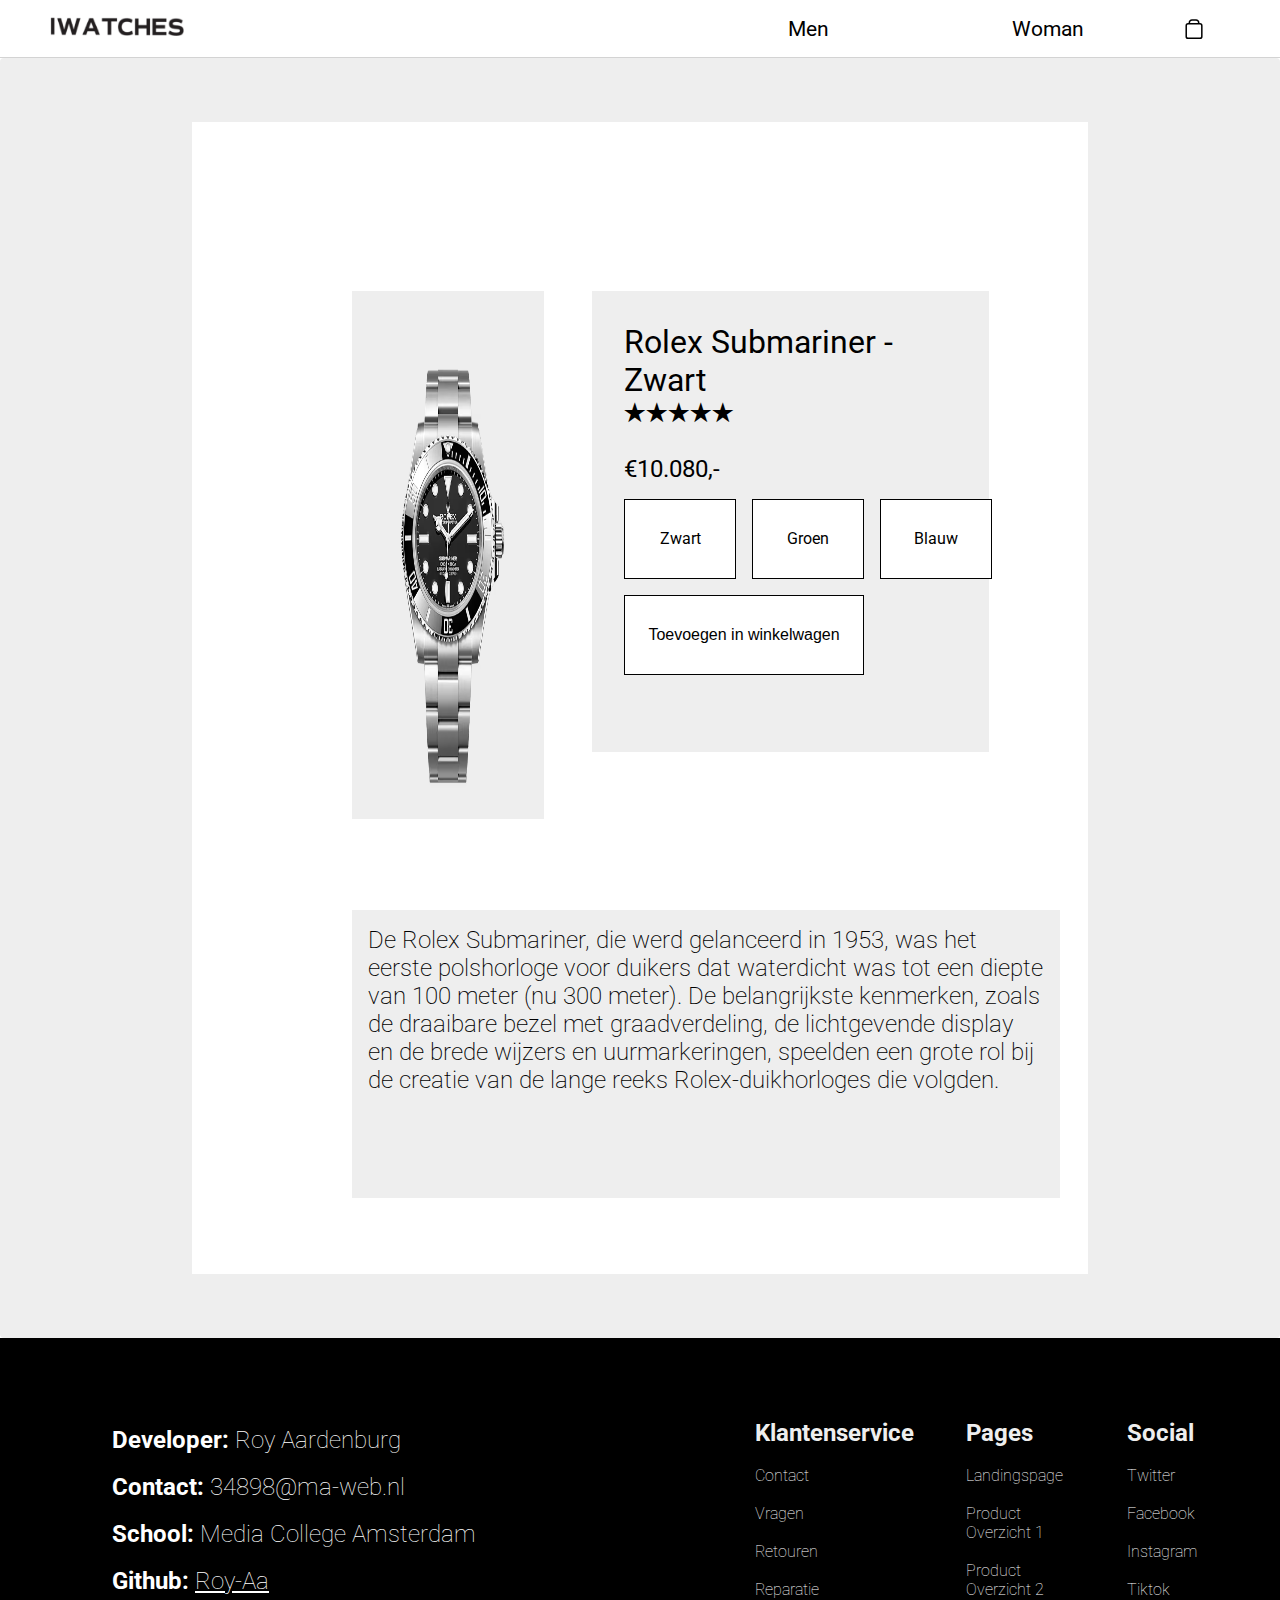
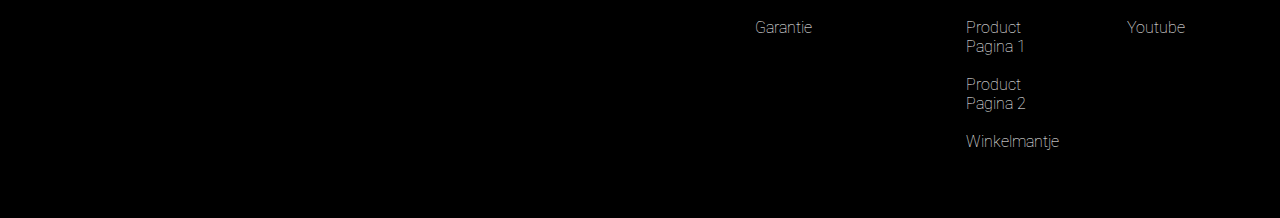
<file: invidueelproduct1.html>
<!DOCTYPE html>
<html lang="en">
<head>
    <meta charset="UTF-8">
    <meta http-equiv="X-UA-Compatible" content="IE=edge">
    <meta name="viewport" content="width=device-width, initial-scale=1.0">
    <link rel="stylesheet" href="css/style.css">
    <script src="js/animationsc.js" defer></script>
    <link rel="preconnect" href="https://fonts.googleapis.com">
    <link rel="preconnect" href="https://fonts.gstatic.com" crossorigin>
    <link href="https://fonts.googleapis.com/css2?family=Roboto:wght@300;500&display=swap" rel="stylesheet">
    <link rel="stylesheet" href="https://cdnjs.cloudflare.com/ajax/libs/font-awesome/4.7.0/css/font-awesome.min.css">
    <title>IWATCHES</title>
</head>
<body>
    <header>
        <a class="boxheaderwinkelwagen" href="winkelwagen.html">
            <svg width="20" height="20" viewBox="0 0 18 20" fill="none" xmlns="http://www.w3.org/2000/svg">
                <rect x="1.21094" y="4.78906" width="15.6199" height="14.4598" rx="1.8492" stroke="currentcolor" stroke-width="1.5"></rect>
                <path d="M13.6897 4.03995V3.5992C13.6897 2.1637 12.526 1 11.0905 1H6.95076C5.51526 1 4.35156 2.1637 4.35156 3.5992V4.03995" stroke="currentcolor" stroke-width="1.5"></path>
            </svg>
        </a> 
        <div class="headerlogo">
            <a class="logolink" href="index.html"><img src="img/IWATCHLOGO.webp" alt=""></a>
        </div>
        <div class="boxheader3">
            <a href="productoverzicht2.html">Woman</a>
        </div>
        <div class="boxheader4">
            <a href="productoverzicht1.html">Men</a>
        </div>
    </header>
    <main>
        <article class="modal a-popup" id="js--shoppingModal">
            &#10003;Added to cart!
        </article>
        
        <section class="invidueel_section">
            <section class="invidueel_sectioninner">
                <a class="invidueel_section_right_block_winkelwagen" href="winkelwagen.html">
                    <svg class="invidueel_section_right_block_winkelwagen_cart" width="18" height="20" viewBox="0 0 18 20" fill="none" xmlns="http://www.w3.org/2000/svg">
                        <rect x="1.21094" y="4.78906" width="15.6199" height="14.4598" rx="1.8492" stroke="currentcolor" stroke-width="1.5"></rect>
                        <path d="M13.6897 4.03995V3.5992C13.6897 2.1637 12.526 1 11.0905 1H6.95076C5.51526 1 4.35156 2.1637 4.35156 3.5992V4.03995" stroke="currentcolor" stroke-width="1.5"></path>
                    </svg>
                </a>    
                
                <figure class="invidueel_section_top">
                    <figure class="invidueel_section_left">
                        <figure class="invidueel_section_left_block">
                            <img class="invidueel_section_left_img" src="img/m124060-0001.avif" alt="">
                        </figure>
                    </figure>

                    <figure class="invidueel_section_right">
                        <figure class="invidueel_section_right_block">
                            <h2 class="invidueel_section_right_block_texth2">Rolex Submariner - Zwart</h2>
                            <h2 class="invidueel_section_right_block_texth2-stars">&#9733;&#9733;&#9733;&#9733;&#9733;</h2>
                            <h2 class="invidueel_section_right_block_texth2-2"><br>€10.080,-</h2>
                            <figure class="invidueel_section_right_block_variaties">
                                <a class="invidueel_section_right_block_variaties_blokken" href="invidueelproduct1.html">Zwart</a>
                                <a class="invidueel_section_right_block_variaties_blokken" href="invidueelproduct1groen.html">Groen</a>
                                <a class="invidueel_section_right_block_variaties_blokken" href="invidueelproduct1blauw.html">Blauw</a>
                            </figure>
                            <button class="invidueel_section_right_block_button">Toevoegen in winkelwagen</button>
                        </figure>
                    </figure>

                </figure>
                <figure class="invidueel_section_under">
                    <figure class="invidueel_section_midunder">
                        <p>De Rolex Submariner, die werd gelanceerd in 1953, was het eerste polshorloge voor duikers dat waterdicht was tot een diepte van 100 meter (nu 300 meter). 
                            De belangrijkste kenmerken, zoals de draaibare bezel met graadverdeling, de lichtgevende display en de brede wijzers en uurmarkeringen, speelden een grote rol bij de creatie van de lange reeks Rolex-duikhorloges die volgden.</p>
                    </figure>
                </figure>
            </section>
        </section>

        <footer>
            <section class="footer_section1"> 
                <h2>Developer: <a class="footer_font">Roy Aardenburg</a></h2>
                <br>
                <h2>Contact: <a class="footer_font">34898@ma-web.nl</a></h2>
                <br>
                <h2>School: <a class="footer_font">Media College Amsterdam</a></h2>
                <br>
                <h2>Github: <a class="footer_link" href="https://github.com/Roy-Aa">Roy-Aa</a></h2>
            </section>
            <section class="footer_section2">
                <figure class="footer_section2_blokken">
                    <h2>Klantenservice</h2> <br>
                    <a href="">Contact</a> <br><br>
                    <a href="">Vragen</a> <br><br>
                    <a href="">Retouren</a> <br><br>
                    <a href="">Reparatie</a> <br><br>
                    <a href="">Garantie</a>
                </figure>
                <figure class="footer_section2_blokken">
                    <h2>Pages</h2> <br>
                    <a href="index.html">Landingspage</a> <br><br>
                    <a href="productoverzicht1.html">Product Overzicht 1</a> <br><br>
                    <a href="productoverzicht2.html">Product Overzicht 2</a> <br><br>
                    <a href="invidueelproduct1.html">Product Pagina 1</a> <br><br>
                    <a href="invidueelproduct2.html">Product Pagina 2</a> <br><br>
                    <a href="winkelwagen.html">Winkelmantje</a> <br><br>
                </figure>
                <figure class="footer_section2_blokken">
                    <h2>Social</h2> <br>
                    <a href="https://www.youtube.com/watch?v=dQw4w9WgXcQ">Twitter</a> <br><br>
                    <a href="https://www.youtube.com/watch?v=dQw4w9WgXcQ">Facebook</a> <br><br>
                    <a href="https://www.youtube.com/watch?v=dQw4w9WgXcQ">Instagram</a> <br><br>
                    <a href="https://www.youtube.com/watch?v=dQw4w9WgXcQ">Tiktok</a> <br><br>
                    <a href="https://www.youtube.com/watch?v=dQw4w9WgXcQ">Youtube</a> <br><br>
                </figure>
            </section>
        </footer>
    </main>
</body>
</html>
</file>
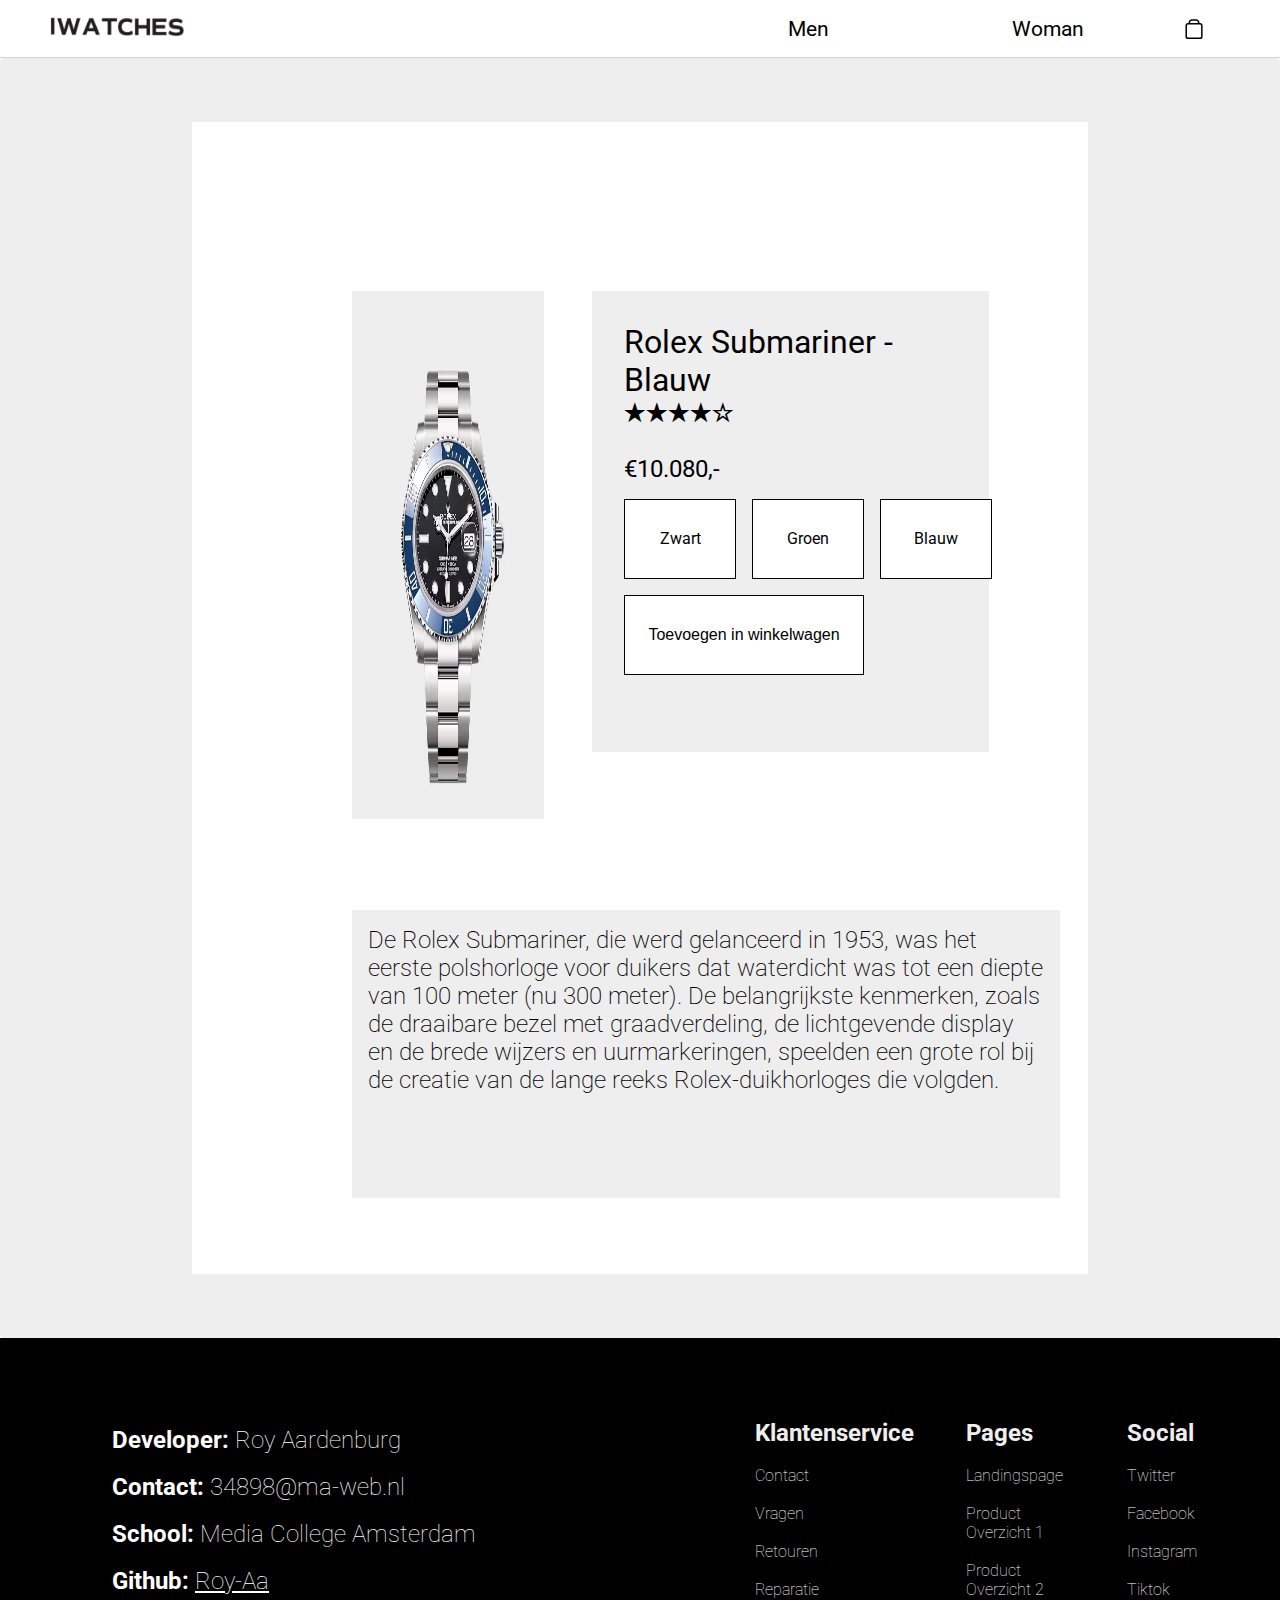
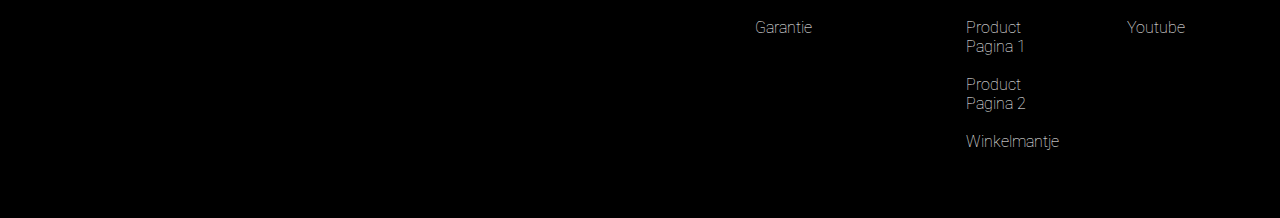
<file: invidueelproduct1blauw.html>
<!DOCTYPE html>
<html lang="en">
<head>
    <meta charset="UTF-8">
    <meta http-equiv="X-UA-Compatible" content="IE=edge">
    <meta name="viewport" content="width=device-width, initial-scale=1.0">
    <link rel="stylesheet" href="css/style.css">
    <script src="js/animationsc.js" defer></script>
    <link rel="preconnect" href="https://fonts.googleapis.com">
    <link rel="preconnect" href="https://fonts.gstatic.com" crossorigin>
    <link href="https://fonts.googleapis.com/css2?family=Roboto:wght@300;500&display=swap" rel="stylesheet">
    <link rel="stylesheet" href="https://cdnjs.cloudflare.com/ajax/libs/font-awesome/4.7.0/css/font-awesome.min.css">
    <title>IWATCHES</title>
</head>
<body>
    <header>
        <a class="boxheaderwinkelwagen" href="winkelwagen.html">
            <svg width="20" height="20" viewBox="0 0 18 20" fill="none" xmlns="http://www.w3.org/2000/svg">
                <rect x="1.21094" y="4.78906" width="15.6199" height="14.4598" rx="1.8492" stroke="currentcolor" stroke-width="1.5"></rect>
                <path d="M13.6897 4.03995V3.5992C13.6897 2.1637 12.526 1 11.0905 1H6.95076C5.51526 1 4.35156 2.1637 4.35156 3.5992V4.03995" stroke="currentcolor" stroke-width="1.5"></path>
            </svg>
        </a>  
        <div class="headerlogo">
            <a class="logolink" href="index.html"><img src="img/IWATCHLOGO.webp" alt=""></a>
        </div>
        <div class="boxheader3">
            <a href="productoverzicht2.html">Woman</a>
        </div>
        <div class="boxheader4">
            <a href="productoverzicht1.html">Men</a>
        </div>
    </header>
    <main>
        <article class="modal a-popup" id="js--shoppingModal">
            &#10003;Added to cart!
        </article>
        <section class="invidueel_section">
            <section class="invidueel_sectioninner">
                <a class="invidueel_section_right_block_winkelwagen" href="winkelwagen.html">
                    <svg class="invidueel_section_right_block_winkelwagen_cart" width="18" height="20" viewBox="0 0 18 20" fill="none" xmlns="http://www.w3.org/2000/svg">
                        <rect x="1.21094" y="4.78906" width="15.6199" height="14.4598" rx="1.8492" stroke="currentcolor" stroke-width="1.5"></rect>
                        <path d="M13.6897 4.03995V3.5992C13.6897 2.1637 12.526 1 11.0905 1H6.95076C5.51526 1 4.35156 2.1637 4.35156 3.5992V4.03995" stroke="currentcolor" stroke-width="1.5"></path>
                    </svg>
                </a>    
                <figure class="invidueel_section_top">

                    <figure class="invidueel_section_left">
                        <figure class="invidueel_section_left_block">
                            <img class="invidueel_section_left_img" src="img/m126619lb-0003.avif" alt="">
                        </figure>
                    </figure>

                    <figure class="invidueel_section_right">
                        <figure class="invidueel_section_right_block">
                            <h2 class="invidueel_section_right_block_texth2">Rolex Submariner - Blauw</h2>
                            <h2 class="invidueel_section_right_block_texth2-stars">&#9733;&#9733;&#9733;&#9733;&#9734;</h2>
                            <h2 class="invidueel_section_right_block_texth2-2"><br>€10.080,-</h2>
                            <figure class="invidueel_section_right_block_variaties">
                                <a class="invidueel_section_right_block_variaties_blokken" href="invidueelproduct1.html">Zwart</a>
                                <a class="invidueel_section_right_block_variaties_blokken" href="invidueelproduct1groen.html">Groen</a>
                                <a class="invidueel_section_right_block_variaties_blokken" href="invidueelproduct1blauw.html">Blauw</a>
                            </figure>
                            <button class="invidueel_section_right_block_button">Toevoegen in winkelwagen</button>
                        </figure>
                    </figure>

                </figure>
                <figure class="invidueel_section_under">
                    <figure class="invidueel_section_midunder">
                        <p>De Rolex Submariner, die werd gelanceerd in 1953, was het eerste polshorloge voor duikers dat waterdicht was tot een diepte van 100 meter (nu 300 meter). 
                            De belangrijkste kenmerken, zoals de draaibare bezel met graadverdeling, de lichtgevende display en de brede wijzers en uurmarkeringen, speelden een grote rol bij de creatie van de lange reeks Rolex-duikhorloges die volgden.</p>
                    </figure>
                </figure>
            </section>
        </section>

        <footer>
            <section class="footer_section1"> 
                <h2>Developer: <a class="footer_font">Roy Aardenburg</a></h2>
                <br>
                <h2>Contact: <a class="footer_font">34898@ma-web.nl</a></h2>
                <br>
                <h2>School: <a class="footer_font">Media College Amsterdam</a></h2>
                <br>
                <h2>Github: <a class="footer_link" href="https://github.com/Roy-Aa">Roy-Aa</a></h2>
            </section>
            <section class="footer_section2">
                <figure class="footer_section2_blokken">
                    <h2>Klantenservice</h2> <br>
                    <a href="">Contact</a> <br><br>
                    <a href="">Vragen</a> <br><br>
                    <a href="">Retouren</a> <br><br>
                    <a href="">Reparatie</a> <br><br>
                    <a href="">Garantie</a>
                </figure>
                <figure class="footer_section2_blokken">
                    <h2>Pages</h2> <br>
                    <a href="index.html">Landingspage</a> <br><br>
                    <a href="productoverzicht1.html">Product Overzicht 1</a> <br><br>
                    <a href="productoverzicht2.html">Product Overzicht 2</a> <br><br>
                    <a href="invidueelproduct1.html">Product Pagina 1</a> <br><br>
                    <a href="invidueelproduct2.html">Product Pagina 2</a> <br><br>
                    <a href="winkelwagen.html">Winkelmantje</a> <br><br>
                </figure>
                <figure class="footer_section2_blokken">
                    <h2>Social</h2> <br>
                    <a href="https://www.youtube.com/watch?v=dQw4w9WgXcQ">Twitter</a> <br><br>
                    <a href="https://www.youtube.com/watch?v=dQw4w9WgXcQ">Facebook</a> <br><br>
                    <a href="https://www.youtube.com/watch?v=dQw4w9WgXcQ">Instagram</a> <br><br>
                    <a href="https://www.youtube.com/watch?v=dQw4w9WgXcQ">Tiktok</a> <br><br>
                    <a href="https://www.youtube.com/watch?v=dQw4w9WgXcQ">Youtube</a> <br><br>
                </figure>
            </section>
        </footer>
    </main>
</body>
</html>
</file>
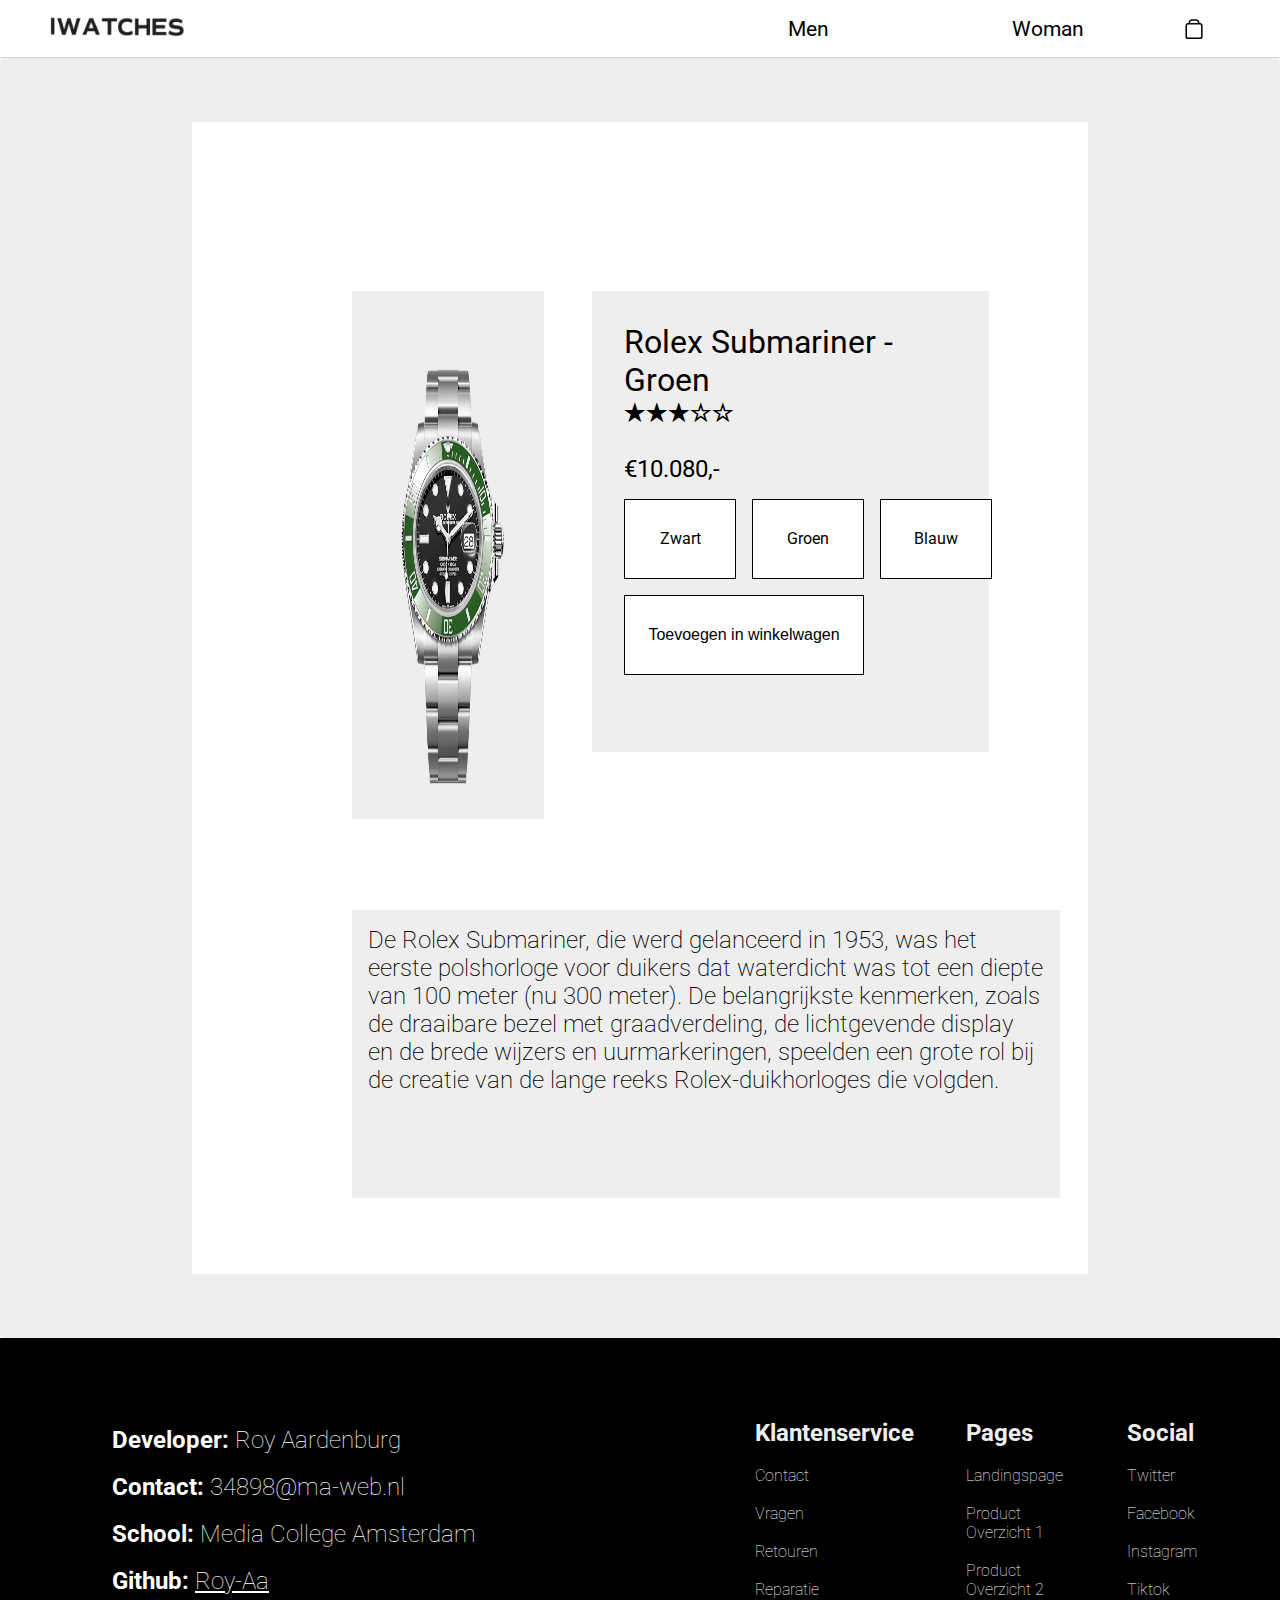
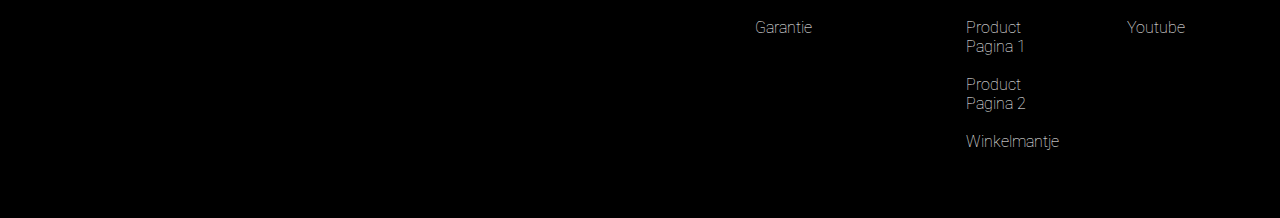
<file: invidueelproduct1groen.html>
<!DOCTYPE html>
<html lang="en">
<head>
    <meta charset="UTF-8">
    <meta http-equiv="X-UA-Compatible" content="IE=edge">
    <meta name="viewport" content="width=device-width, initial-scale=1.0">
    <link rel="stylesheet" href="css/style.css">
    <script src="js/animationsc.js" defer></script>
    <link rel="preconnect" href="https://fonts.googleapis.com">
    <link rel="preconnect" href="https://fonts.gstatic.com" crossorigin>
    <link href="https://fonts.googleapis.com/css2?family=Roboto:wght@300;500&display=swap" rel="stylesheet">
    <link rel="stylesheet" href="https://cdnjs.cloudflare.com/ajax/libs/font-awesome/4.7.0/css/font-awesome.min.css">
    <title>IWATCHES</title>
</head>
<body>
    <header>
        <a class="boxheaderwinkelwagen" href="winkelwagen.html">
            <svg width="20" height="20" viewBox="0 0 18 20" fill="none" xmlns="http://www.w3.org/2000/svg">
                <rect x="1.21094" y="4.78906" width="15.6199" height="14.4598" rx="1.8492" stroke="currentcolor" stroke-width="1.5"></rect>
                <path d="M13.6897 4.03995V3.5992C13.6897 2.1637 12.526 1 11.0905 1H6.95076C5.51526 1 4.35156 2.1637 4.35156 3.5992V4.03995" stroke="currentcolor" stroke-width="1.5"></path>
            </svg>
        </a> 
        <div class="headerlogo">
            <a class="logolink" href="index.html"><img src="img/IWATCHLOGO.webp" alt=""></a>
        </div>
        <div class="boxheader3">
            <a href="productoverzicht2.html">Woman</a>
        </div>
        <div class="boxheader4">
            <a href="productoverzicht1.html">Men</a>
        </div>
    </header>
    <main>
        <article class="modal a-popup" id="js--shoppingModal">
            &#10003;Added to cart!
        </article>
        <section class="invidueel_section">
            <section class="invidueel_sectioninner">
                <a class="invidueel_section_right_block_winkelwagen" href="winkelwagen.html">
                    <svg class="invidueel_section_right_block_winkelwagen_cart" width="18" height="20" viewBox="0 0 18 20" fill="none" xmlns="http://www.w3.org/2000/svg">
                        <rect x="1.21094" y="4.78906" width="15.6199" height="14.4598" rx="1.8492" stroke="currentcolor" stroke-width="1.5"></rect>
                        <path d="M13.6897 4.03995V3.5992C13.6897 2.1637 12.526 1 11.0905 1H6.95076C5.51526 1 4.35156 2.1637 4.35156 3.5992V4.03995" stroke="currentcolor" stroke-width="1.5"></path>
                    </svg>
                </a>    
                <figure class="invidueel_section_top">

                    <figure class="invidueel_section_left">
                        <figure class="invidueel_section_left_block">
                            <img class="invidueel_section_left_img" src="img/m126610lv-0002.avif" alt="">
                        </figure>
                    </figure>

                    <figure class="invidueel_section_right">
                        <figure class="invidueel_section_right_block">
                            <h2 class="invidueel_section_right_block_texth2">Rolex Submariner - Groen</h2>
                            <h2 class="invidueel_section_right_block_texth2-stars">&#9733;&#9733;&#9733;&#9734;&#9734;</h2>
                            <h2 class="invidueel_section_right_block_texth2-2"><br>€10.080,-</h2>
                            <figure class="invidueel_section_right_block_variaties">
                                <a class="invidueel_section_right_block_variaties_blokken" href="invidueelproduct1.html">Zwart</a>
                                <a class="invidueel_section_right_block_variaties_blokken" href="invidueelproduct1groen.html">Groen</a>
                                <a class="invidueel_section_right_block_variaties_blokken" href="invidueelproduct1blauw.html">Blauw</a>
                            </figure>
                            <button class="invidueel_section_right_block_button">Toevoegen in winkelwagen</button>
                        </figure>
                    </figure>

                </figure>
                <figure class="invidueel_section_under">
                    <figure class="invidueel_section_midunder">
                        <p>De Rolex Submariner, die werd gelanceerd in 1953, was het eerste polshorloge voor duikers dat waterdicht was tot een diepte van 100 meter (nu 300 meter). 
                            De belangrijkste kenmerken, zoals de draaibare bezel met graadverdeling, de lichtgevende display en de brede wijzers en uurmarkeringen, speelden een grote rol bij de creatie van de lange reeks Rolex-duikhorloges die volgden.</p>
                    </figure>
                </figure>
            </section>
        </section>

        <footer>
            <section class="footer_section1"> 
                <h2>Developer: <a class="footer_font">Roy Aardenburg</a></h2>
                <br>
                <h2>Contact: <a class="footer_font">34898@ma-web.nl</a></h2>
                <br>
                <h2>School: <a class="footer_font">Media College Amsterdam</a></h2>
                <br>
                <h2>Github: <a class="footer_link" href="https://github.com/Roy-Aa">Roy-Aa</a></h2>
            </section>
            <section class="footer_section2">
                <figure class="footer_section2_blokken">
                    <h2>Klantenservice</h2> <br>
                    <a href="">Contact</a> <br><br>
                    <a href="">Vragen</a> <br><br>
                    <a href="">Retouren</a> <br><br>
                    <a href="">Reparatie</a> <br><br>
                    <a href="">Garantie</a>
                </figure>
                <figure class="footer_section2_blokken">
                    <h2>Pages</h2> <br>
                    <a href="index.html">Landingspage</a> <br><br>
                    <a href="productoverzicht1.html">Product Overzicht 1</a> <br><br>
                    <a href="productoverzicht2.html">Product Overzicht 2</a> <br><br>
                    <a href="invidueelproduct1.html">Product Pagina 1</a> <br><br>
                    <a href="invidueelproduct2.html">Product Pagina 2</a> <br><br>
                    <a href="winkelwagen.html">Winkelmantje</a> <br><br>
                </figure>
                <figure class="footer_section2_blokken">
                    <h2>Social</h2> <br>
                    <a href="https://www.youtube.com/watch?v=dQw4w9WgXcQ">Twitter</a> <br><br>
                    <a href="https://www.youtube.com/watch?v=dQw4w9WgXcQ">Facebook</a> <br><br>
                    <a href="https://www.youtube.com/watch?v=dQw4w9WgXcQ">Instagram</a> <br><br>
                    <a href="https://www.youtube.com/watch?v=dQw4w9WgXcQ">Tiktok</a> <br><br>
                    <a href="https://www.youtube.com/watch?v=dQw4w9WgXcQ">Youtube</a> <br><br>
                </figure>
            </section>
        </footer>
    </main>
</body>
</html>
</file>
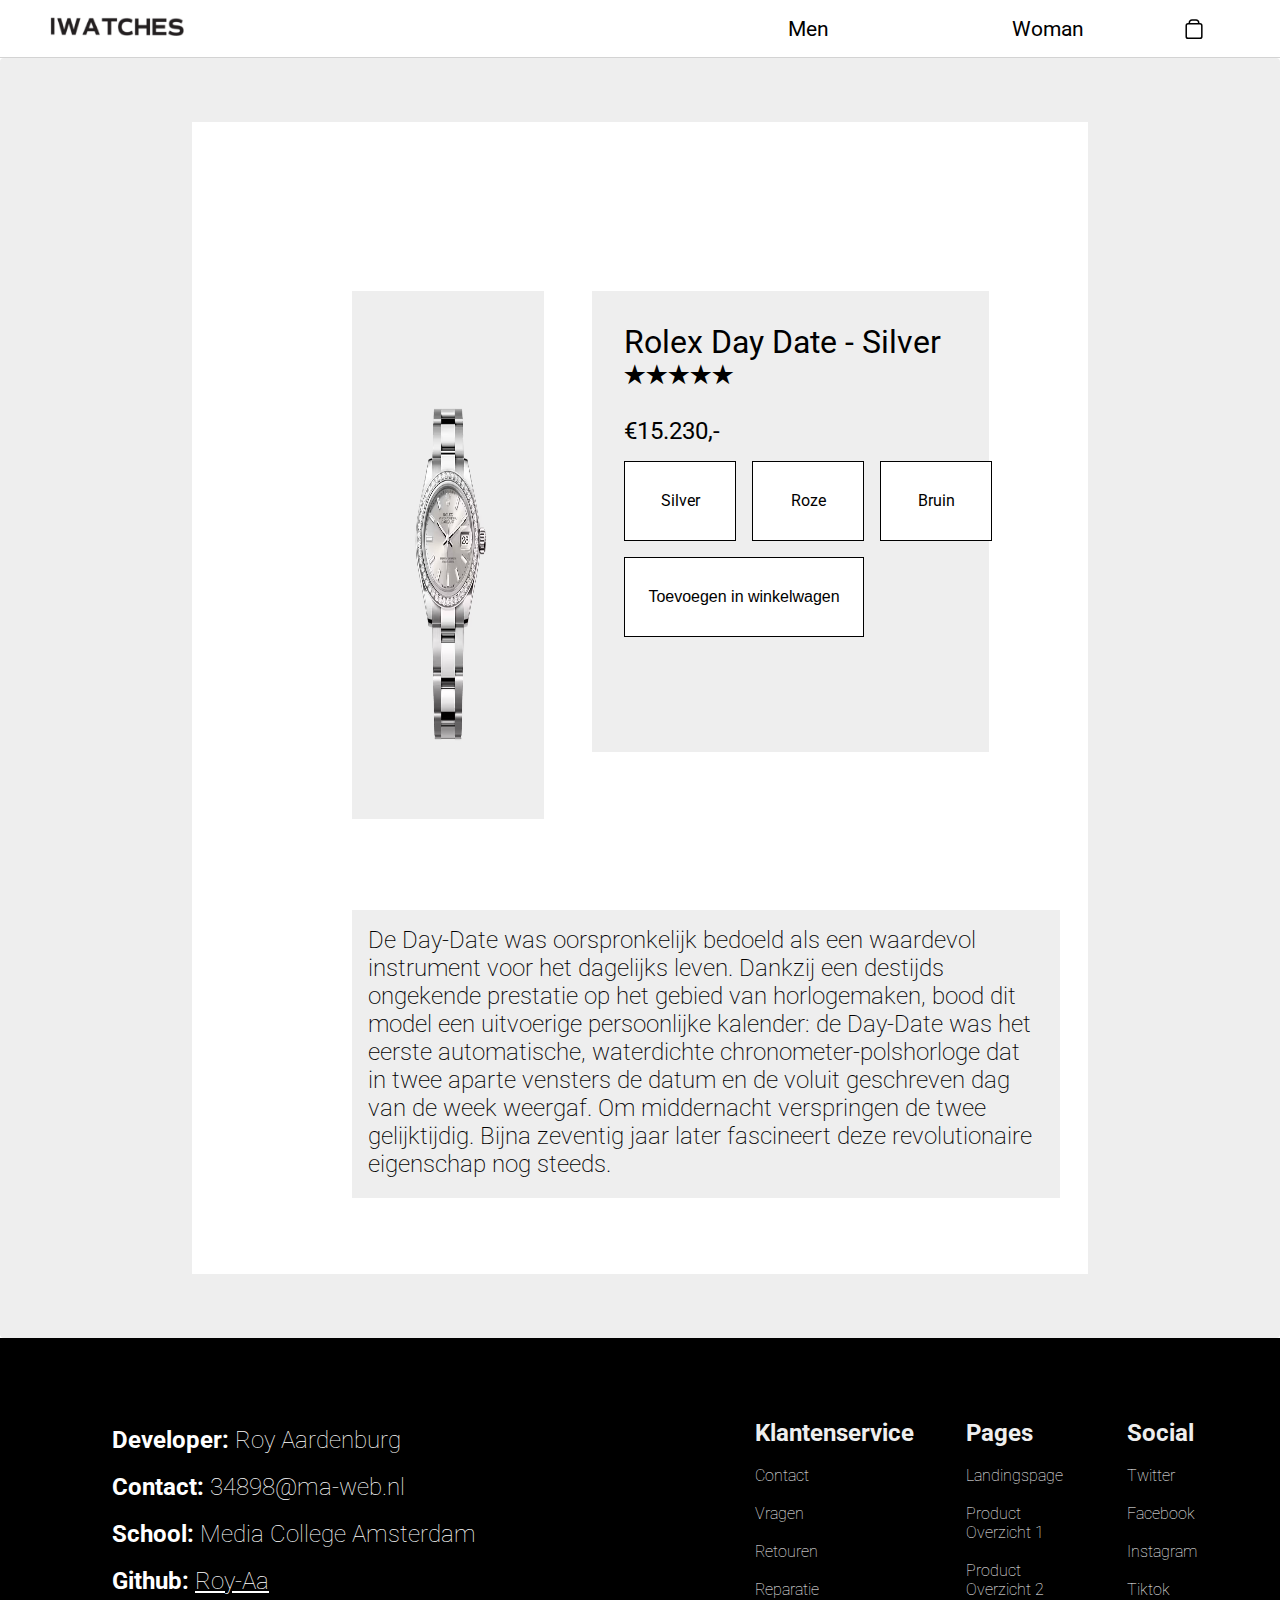
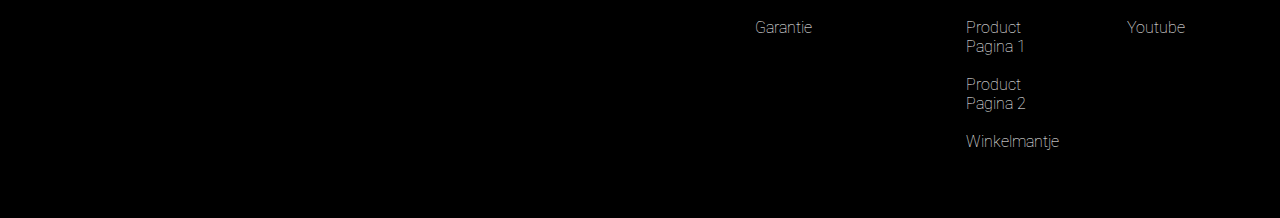
<file: invidueelproduct2.html>
<!DOCTYPE html>
<html lang="en">
<head>
    <meta charset="UTF-8">
    <meta http-equiv="X-UA-Compatible" content="IE=edge">
    <meta name="viewport" content="width=device-width, initial-scale=1.0">
    <link rel="stylesheet" href="css/style.css">
    <script src="js/animationsc.js" defer></script>    
    <link rel="preconnect" href="https://fonts.googleapis.com">
    <link rel="preconnect" href="https://fonts.gstatic.com" crossorigin>
    <link href="https://fonts.googleapis.com/css2?family=Roboto:wght@300;500&display=swap" rel="stylesheet">
    <link rel="stylesheet" href="https://cdnjs.cloudflare.com/ajax/libs/font-awesome/4.7.0/css/font-awesome.min.css">
    <title>IWATCHES</title>
</head>
<body>
    <header>
        <a class="boxheaderwinkelwagen" href="winkelwagen.html">
            <svg width="20" height="20" viewBox="0 0 18 20" fill="none" xmlns="http://www.w3.org/2000/svg">
                <rect x="1.21094" y="4.78906" width="15.6199" height="14.4598" rx="1.8492" stroke="currentcolor" stroke-width="1.5"></rect>
                <path d="M13.6897 4.03995V3.5992C13.6897 2.1637 12.526 1 11.0905 1H6.95076C5.51526 1 4.35156 2.1637 4.35156 3.5992V4.03995" stroke="currentcolor" stroke-width="1.5"></path>
            </svg>
        </a> 
        <div class="headerlogo">
            <a class="logolink" href="index.html"><img src="img/IWATCHLOGO.webp" alt=""></a>
        </div>
        <div class="boxheader3">
            <a href="productoverzicht2.html">Woman</a>
        </div>
        <div class="boxheader4">
            <a href="productoverzicht1.html">Men</a>
        </div>  
    </header>
    <main>
        <article class="modal a-popup" id="js--shoppingModal">
            &#10003;Added to cart!
        </article>
        <section class="invidueel_section">
            <section class="invidueel_sectioninner">
                <a class="invidueel_section_right_block_winkelwagen" href="winkelwagen.html">
                    <svg class="invidueel_section_right_block_winkelwagen_cart" width="18" height="20" viewBox="0 0 18 20" fill="none" xmlns="http://www.w3.org/2000/svg">
                        <rect x="1.21094" y="4.78906" width="15.6199" height="14.4598" rx="1.8492" stroke="currentcolor" stroke-width="1.5"></rect>
                        <path d="M13.6897 4.03995V3.5992C13.6897 2.1637 12.526 1 11.0905 1H6.95076C5.51526 1 4.35156 2.1637 4.35156 3.5992V4.03995" stroke="currentcolor" stroke-width="1.5"></path>
                    </svg>
                </a>    
                <figure class="invidueel_section_top">

                    <figure class="invidueel_section_left">
                        <figure class="invidueel_section_left_block">
                            <img class="invidueel_section_left_img" src="img/lady3.avif" alt="">
                        </figure>
                    </figure>

                    <figure class="invidueel_section_right">
                        <figure class="invidueel_section_right_block">
                            <h2 class="invidueel_section_right_block_texth2">Rolex Day Date - Silver</h2>
                            <h2 class="invidueel_section_right_block_texth2-stars">&#9733;&#9733;&#9733;&#9733;&#9733;</h2>
                            <h2 class="invidueel_section_right_block_texth2-2"><br>€15.230,-</h2>
                            <figure class="invidueel_section_right_block_variaties">
                                <a class="invidueel_section_right_block_variaties_blokken" href="invidueelproduct2.html">Silver</a>
                                <a class="invidueel_section_right_block_variaties_blokken" href="invidueelproduct2roze.html">Roze</a>
                                <a class="invidueel_section_right_block_variaties_blokken" href="invidueelproduct2bruin.html">Bruin</a>
                            </figure>
                            <button class="invidueel_section_right_block_button">Toevoegen in winkelwagen</button>
                        </figure>
                    </figure>

                </figure>
                <figure class="invidueel_section_under">
                    <figure class="invidueel_section_midunder">
                        <p>De Day-Date was oorspronkelijk bedoeld als een waardevol instrument voor het dagelijks leven. Dankzij een destijds ongekende prestatie op het gebied van horlogemaken, bood dit model een uitvoerige persoonlijke kalender: de Day‑Date was het eerste automatische, waterdichte chronometer-polshorloge dat in twee aparte vensters de datum en de voluit geschreven dag van de week weergaf. Om middernacht verspringen de twee gelijktijdig. Bijna zeventig jaar later fascineert deze revolutionaire eigenschap nog steeds.</p>
                    </figure>
                </figure>
            </section>
        </section>

        <footer>
            <section class="footer_section1"> 
                <h2>Developer: <a class="footer_font">Roy Aardenburg</a></h2>
                <br>
                <h2>Contact: <a class="footer_font">34898@ma-web.nl</a></h2>
                <br>
                <h2>School: <a class="footer_font">Media College Amsterdam</a></h2>
                <br>
                <h2>Github: <a class="footer_link" href="https://github.com/Roy-Aa">Roy-Aa</a></h2>
            </section>
            <section class="footer_section2">
                <figure class="footer_section2_blokken">
                    <h2>Klantenservice</h2> <br>
                    <a href="">Contact</a> <br><br>
                    <a href="">Vragen</a> <br><br>
                    <a href="">Retouren</a> <br><br>
                    <a href="">Reparatie</a> <br><br>
                    <a href="">Garantie</a>
                </figure>
                <figure class="footer_section2_blokken">
                    <h2>Pages</h2> <br>
                    <a href="index.html">Landingspage</a> <br><br>
                    <a href="productoverzicht1.html">Product Overzicht 1</a> <br><br>
                    <a href="productoverzicht2.html">Product Overzicht 2</a> <br><br>
                    <a href="invidueelproduct1.html">Product Pagina 1</a> <br><br>
                    <a href="invidueelproduct2.html">Product Pagina 2</a> <br><br>
                    <a href="winkelwagen.html">Winkelmantje</a> <br><br>
                </figure>
                <figure class="footer_section2_blokken">
                    <h2>Social</h2> <br>
                    <a href="https://www.youtube.com/watch?v=dQw4w9WgXcQ">Twitter</a> <br><br>
                    <a href="https://www.youtube.com/watch?v=dQw4w9WgXcQ">Facebook</a> <br><br>
                    <a href="https://www.youtube.com/watch?v=dQw4w9WgXcQ">Instagram</a> <br><br>
                    <a href="https://www.youtube.com/watch?v=dQw4w9WgXcQ">Tiktok</a> <br><br>
                    <a href="https://www.youtube.com/watch?v=dQw4w9WgXcQ">Youtube</a> <br><br>
                </figure>
            </section>
        </footer>
    </main>
</body>
</html>
</file>
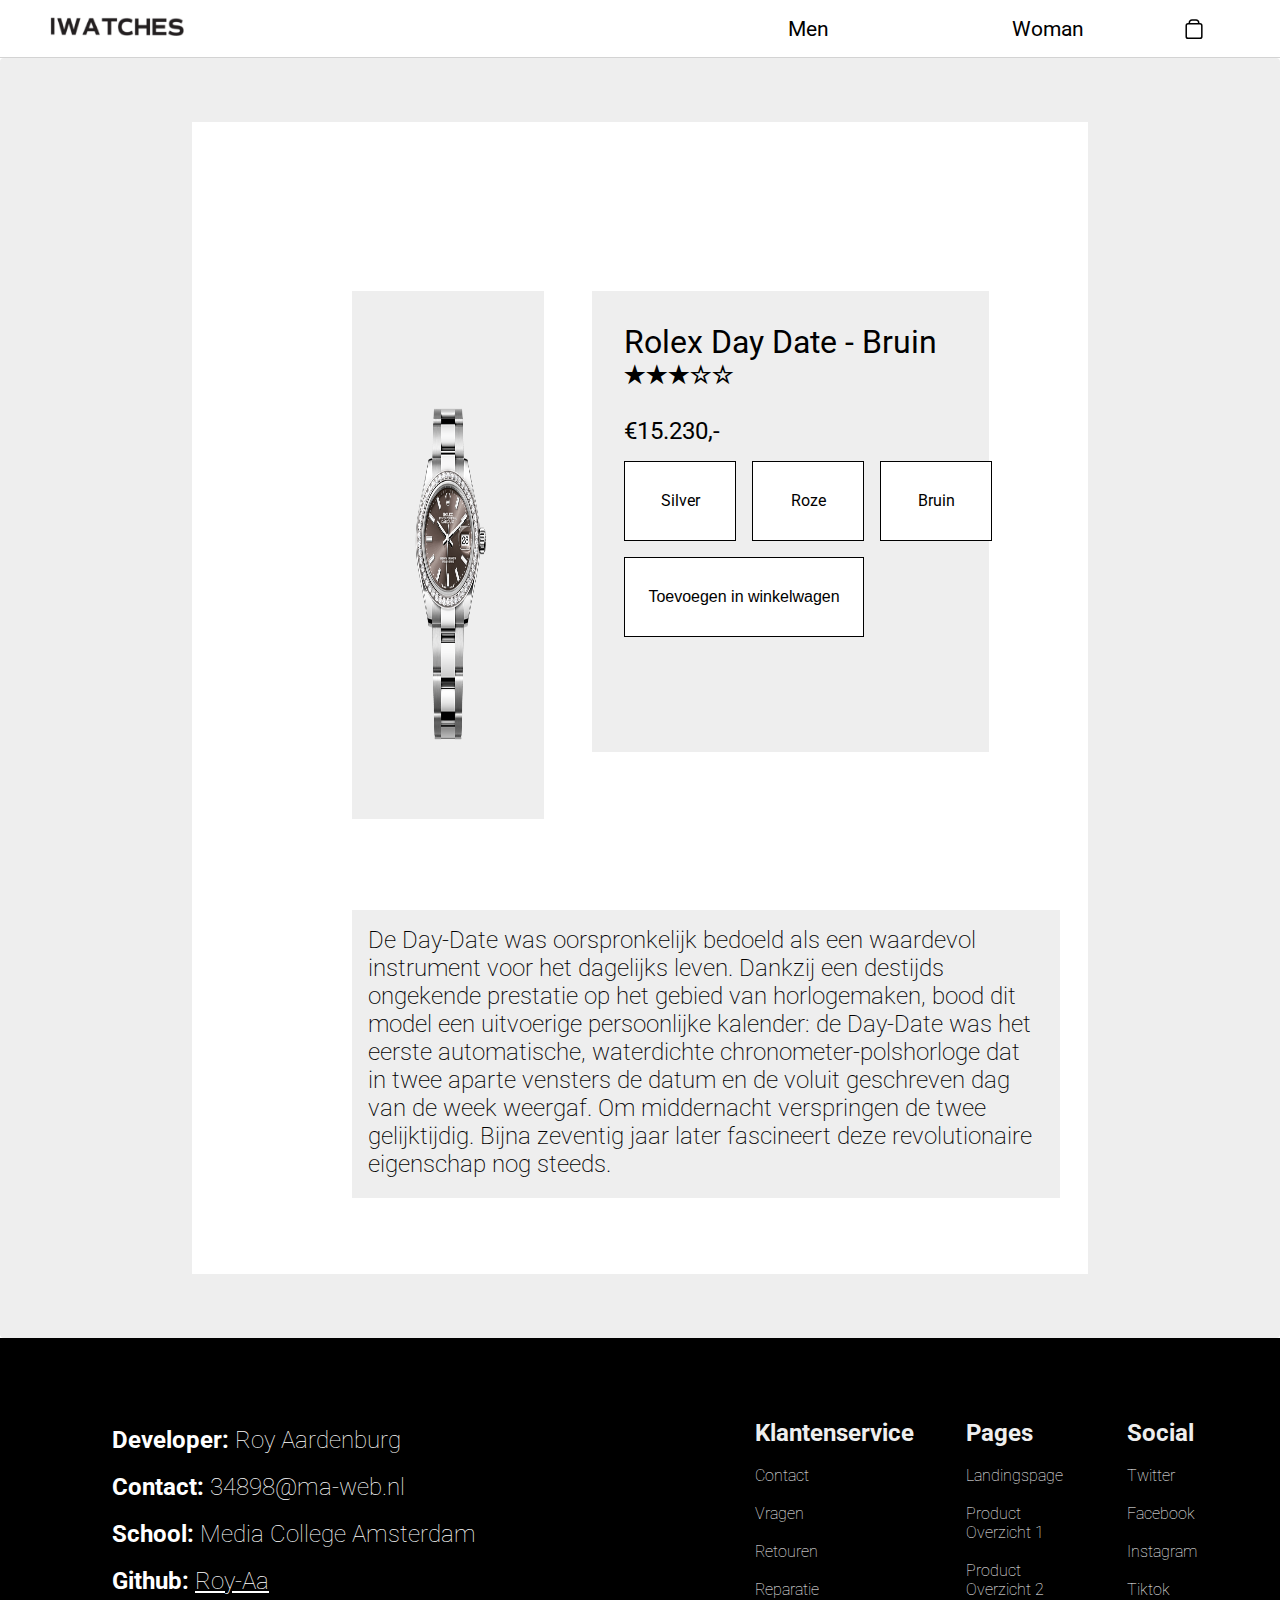
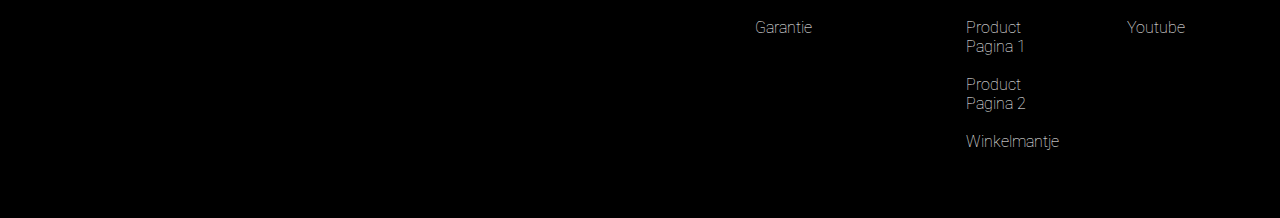
<file: invidueelproduct2bruin.html>
<!DOCTYPE html>
<html lang="en">
<head>
    <meta charset="UTF-8">
    <meta http-equiv="X-UA-Compatible" content="IE=edge">
    <meta name="viewport" content="width=device-width, initial-scale=1.0">
    <link rel="stylesheet" href="css/style.css">
    <script src="js/animationsc.js" defer></script>
    <link rel="preconnect" href="https://fonts.googleapis.com">
    <link rel="preconnect" href="https://fonts.gstatic.com" crossorigin>
    <link href="https://fonts.googleapis.com/css2?family=Roboto:wght@300;500&display=swap" rel="stylesheet">
    <link rel="stylesheet" href="https://cdnjs.cloudflare.com/ajax/libs/font-awesome/4.7.0/css/font-awesome.min.css">
    <title>IWATCHES</title>
</head>
<body>
    <header>
        <a class="boxheaderwinkelwagen" href="winkelwagen.html">
            <svg width="20" height="20" viewBox="0 0 18 20" fill="none" xmlns="http://www.w3.org/2000/svg">
                <rect x="1.21094" y="4.78906" width="15.6199" height="14.4598" rx="1.8492" stroke="currentcolor" stroke-width="1.5"></rect>
                <path d="M13.6897 4.03995V3.5992C13.6897 2.1637 12.526 1 11.0905 1H6.95076C5.51526 1 4.35156 2.1637 4.35156 3.5992V4.03995" stroke="currentcolor" stroke-width="1.5"></path>
            </svg>
        </a> 
        <div class="headerlogo">
            <a class="logolink" href="index.html"><img src="img/IWATCHLOGO.webp" alt=""></a>
        </div>
        <div class="boxheader3">
            <a href="productoverzicht2.html">Woman</a>
        </div>
        <div class="boxheader4">
            <a href="productoverzicht1.html">Men</a>
        </div>  
    </header>
    <main>
        <article class="modal a-popup" id="js--shoppingModal">
            &#10003;Added to cart!
        </article>
        <section class="invidueel_section">
            <section class="invidueel_sectioninner">
                <a class="invidueel_section_right_block_winkelwagen" href="winkelwagen.html">
                    <svg class="invidueel_section_right_block_winkelwagen_cart" width="18" height="20" viewBox="0 0 18 20" fill="none" xmlns="http://www.w3.org/2000/svg">
                        <rect x="1.21094" y="4.78906" width="15.6199" height="14.4598" rx="1.8492" stroke="currentcolor" stroke-width="1.5"></rect>
                        <path d="M13.6897 4.03995V3.5992C13.6897 2.1637 12.526 1 11.0905 1H6.95076C5.51526 1 4.35156 2.1637 4.35156 3.5992V4.03995" stroke="currentcolor" stroke-width="1.5"></path>
                    </svg>
                </a>    
                <figure class="invidueel_section_top">

                    <figure class="invidueel_section_left">
                        <figure class="invidueel_section_left_block">
                            <img class="invidueel_section_left_img" src="img/lady1.png" alt="">
                        </figure>
                    </figure>

                    <figure class="invidueel_section_right">
                        <figure class="invidueel_section_right_block">
                            <h2 class="invidueel_section_right_block_texth2">Rolex Day Date - Bruin</h2>
                            <h2 class="invidueel_section_right_block_texth2-stars">&#9733;&#9733;&#9733;&#9734;&#9734;</h2>
                            <h2 class="invidueel_section_right_block_texth2-2"><br>€15.230,-</h2>
                            <figure class="invidueel_section_right_block_variaties">
                                <a class="invidueel_section_right_block_variaties_blokken" href="invidueelproduct2.html">Silver</a>
                                <a class="invidueel_section_right_block_variaties_blokken" href="invidueelproduct2roze.html">Roze</a>
                                <a class="invidueel_section_right_block_variaties_blokken" href="invidueelproduct2bruin.html">Bruin</a>
                            </figure>
                            <button class="invidueel_section_right_block_button">Toevoegen in winkelwagen</button>
                        </figure>
                    </figure>

                </figure>
                <figure class="invidueel_section_under">
                    <figure class="invidueel_section_midunder">
                        <p>De Day-Date was oorspronkelijk bedoeld als een waardevol instrument voor het dagelijks leven. Dankzij een destijds ongekende prestatie op het gebied van horlogemaken, bood dit model een uitvoerige persoonlijke kalender: de Day‑Date was het eerste automatische, waterdichte chronometer-polshorloge dat in twee aparte vensters de datum en de voluit geschreven dag van de week weergaf. Om middernacht verspringen de twee gelijktijdig. Bijna zeventig jaar later fascineert deze revolutionaire eigenschap nog steeds.</p>
                    </figure>
                </figure>
            </section>
        </section>

        <footer>
            <section class="footer_section1"> 
                <h2>Developer: <a class="footer_font">Roy Aardenburg</a></h2>
                <br>
                <h2>Contact: <a class="footer_font">34898@ma-web.nl</a></h2>
                <br>
                <h2>School: <a class="footer_font">Media College Amsterdam</a></h2>
                <br>
                <h2>Github: <a class="footer_link" href="https://github.com/Roy-Aa">Roy-Aa</a></h2>
            </section>
            <section class="footer_section2">
                <figure class="footer_section2_blokken">
                    <h2>Klantenservice</h2> <br>
                    <a href="">Contact</a> <br><br>
                    <a href="">Vragen</a> <br><br>
                    <a href="">Retouren</a> <br><br>
                    <a href="">Reparatie</a> <br><br>
                    <a href="">Garantie</a>
                </figure>
                <figure class="footer_section2_blokken">
                    <h2>Pages</h2> <br>
                    <a href="index.html">Landingspage</a> <br><br>
                    <a href="productoverzicht1.html">Product Overzicht 1</a> <br><br>
                    <a href="productoverzicht2.html">Product Overzicht 2</a> <br><br>
                    <a href="invidueelproduct1.html">Product Pagina 1</a> <br><br>
                    <a href="invidueelproduct2.html">Product Pagina 2</a> <br><br>
                    <a href="winkelwagen.html">Winkelmantje</a> <br><br>
                </figure>
                <figure class="footer_section2_blokken">
                    <h2>Social</h2> <br>
                    <a href="https://www.youtube.com/watch?v=dQw4w9WgXcQ">Twitter</a> <br><br>
                    <a href="https://www.youtube.com/watch?v=dQw4w9WgXcQ">Facebook</a> <br><br>
                    <a href="https://www.youtube.com/watch?v=dQw4w9WgXcQ">Instagram</a> <br><br>
                    <a href="https://www.youtube.com/watch?v=dQw4w9WgXcQ">Tiktok</a> <br><br>
                    <a href="https://www.youtube.com/watch?v=dQw4w9WgXcQ">Youtube</a> <br><br>
                </figure>
            </section>
        </footer>
    </main>
</body>
</html>
</file>
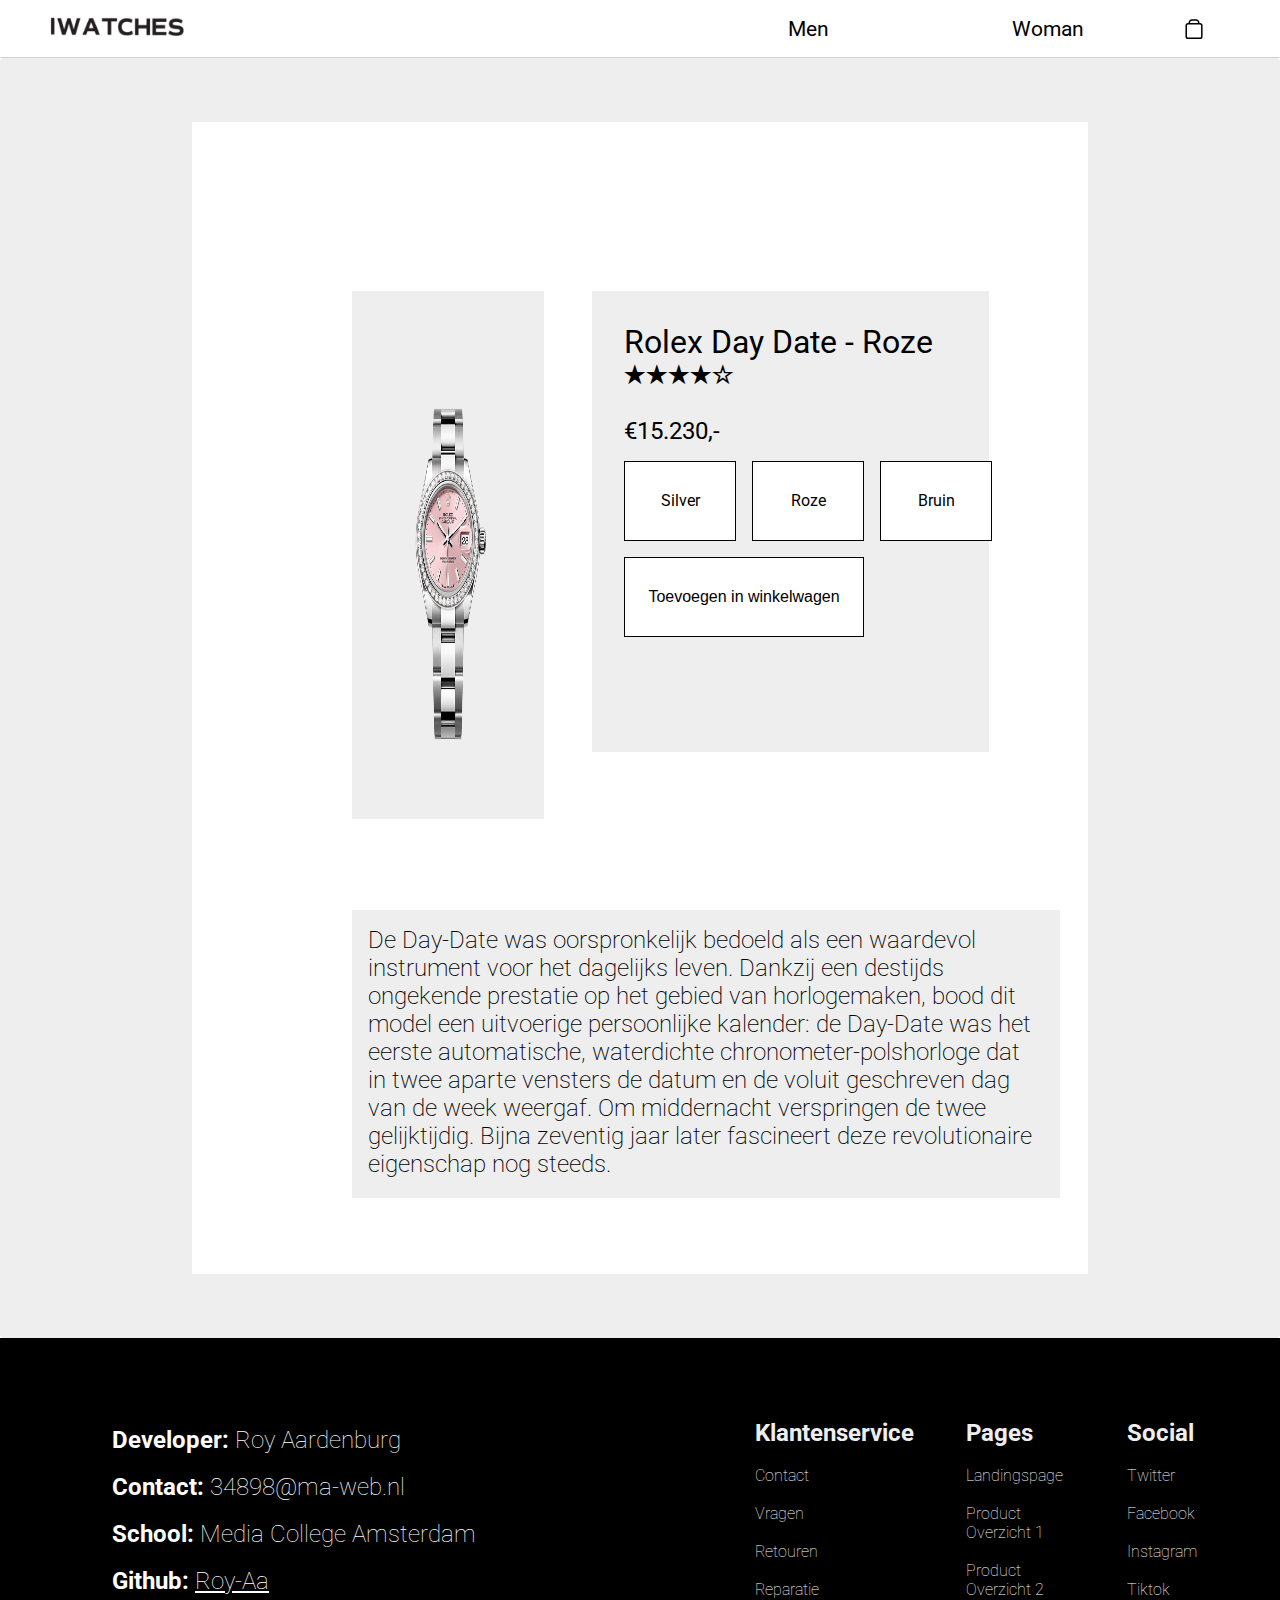
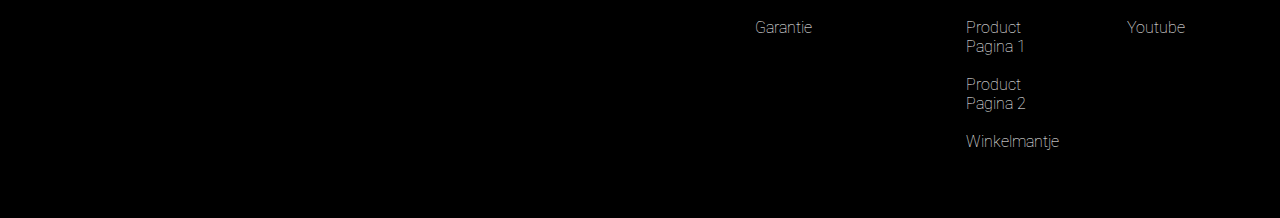
<file: invidueelproduct2roze.html>
<!DOCTYPE html>
<html lang="en">
<head>
    <meta charset="UTF-8">
    <meta http-equiv="X-UA-Compatible" content="IE=edge">
    <meta name="viewport" content="width=device-width, initial-scale=1.0">
    <link rel="stylesheet" href="css/style.css">
    <script src="js/animationsc.js" defer></script>    
    <link rel="preconnect" href="https://fonts.googleapis.com">
    <link rel="preconnect" href="https://fonts.gstatic.com" crossorigin>
    <link href="https://fonts.googleapis.com/css2?family=Roboto:wght@300;500&display=swap" rel="stylesheet">
    <link rel="stylesheet" href="https://cdnjs.cloudflare.com/ajax/libs/font-awesome/4.7.0/css/font-awesome.min.css">
    <title>IWATCHES</title>
</head>
<body>
    <header>
        <a class="boxheaderwinkelwagen" href="winkelwagen.html">
            <svg width="20" height="20" viewBox="0 0 18 20" fill="none" xmlns="http://www.w3.org/2000/svg">
                <rect x="1.21094" y="4.78906" width="15.6199" height="14.4598" rx="1.8492" stroke="currentcolor" stroke-width="1.5"></rect>
                <path d="M13.6897 4.03995V3.5992C13.6897 2.1637 12.526 1 11.0905 1H6.95076C5.51526 1 4.35156 2.1637 4.35156 3.5992V4.03995" stroke="currentcolor" stroke-width="1.5"></path>
            </svg>
        </a> 
        <div class="headerlogo">
            <a class="logolink" href="index.html"><img src="img/IWATCHLOGO.webp" alt=""></a>
        </div>
        <div class="boxheader3">
            <a href="productoverzicht2.html">Woman</a>
        </div>
        <div class="boxheader4">
            <a href="productoverzicht1.html">Men</a>
        </div>  
    </header>
    <main>
        <article class="modal a-popup" id="js--shoppingModal">
            &#10003;Added to cart!
        </article>
        <section class="invidueel_section">
            <section class="invidueel_sectioninner">
                <a class="invidueel_section_right_block_winkelwagen" href="winkelwagen.html">
                    <svg class="invidueel_section_right_block_winkelwagen_cart" width="18" height="20" viewBox="0 0 18 20" fill="none" xmlns="http://www.w3.org/2000/svg">
                        <rect x="1.21094" y="4.78906" width="15.6199" height="14.4598" rx="1.8492" stroke="currentcolor" stroke-width="1.5"></rect>
                        <path d="M13.6897 4.03995V3.5992C13.6897 2.1637 12.526 1 11.0905 1H6.95076C5.51526 1 4.35156 2.1637 4.35156 3.5992V4.03995" stroke="currentcolor" stroke-width="1.5"></path>
                    </svg>
                </a>    
                <figure class="invidueel_section_top">

                    <figure class="invidueel_section_left">
                        <figure class="invidueel_section_left_block">
                            <img class="invidueel_section_left_img" src="img/lady2.png" alt="">
                        </figure>
                    </figure>

                    <figure class="invidueel_section_right">
                        <figure class="invidueel_section_right_block">
                            <h2 class="invidueel_section_right_block_texth2">Rolex Day Date - Roze</h2>
                            <h2 class="invidueel_section_right_block_texth2-stars">&#9733;&#9733;&#9733;&#9733;&#9734;</h2>
                            <h2 class="invidueel_section_right_block_texth2-2"><br>€15.230,-</h2>
                            <figure class="invidueel_section_right_block_variaties">
                                <a class="invidueel_section_right_block_variaties_blokken" href="invidueelproduct2.html">Silver</a>
                                <a class="invidueel_section_right_block_variaties_blokken" href="invidueelproduct2roze.html">Roze</a>
                                <a class="invidueel_section_right_block_variaties_blokken" href="invidueelproduct2bruin.html">Bruin</a>
                            </figure>
                            <button class="invidueel_section_right_block_button">Toevoegen in winkelwagen</button>
                        </figure>
                    </figure>

                </figure>
                <figure class="invidueel_section_under">
                    <figure class="invidueel_section_midunder">
                        <p>De Day-Date was oorspronkelijk bedoeld als een waardevol instrument voor het dagelijks leven. Dankzij een destijds ongekende prestatie op het gebied van horlogemaken, bood dit model een uitvoerige persoonlijke kalender: de Day‑Date was het eerste automatische, waterdichte chronometer-polshorloge dat in twee aparte vensters de datum en de voluit geschreven dag van de week weergaf. Om middernacht verspringen de twee gelijktijdig. Bijna zeventig jaar later fascineert deze revolutionaire eigenschap nog steeds.</p>
                    </figure>
                </figure>
            </section>
        </section>

        <footer>
            <section class="footer_section1"> 
                <h2>Developer: <a class="footer_font">Roy Aardenburg</a></h2>
                <br>
                <h2>Contact: <a class="footer_font">34898@ma-web.nl</a></h2>
                <br>
                <h2>School: <a class="footer_font">Media College Amsterdam</a></h2>
                <br>
                <h2>Github: <a class="footer_link" href="https://github.com/Roy-Aa">Roy-Aa</a></h2>
            </section>
            <section class="footer_section2">
                <figure class="footer_section2_blokken">
                    <h2>Klantenservice</h2> <br>
                    <a href="">Contact</a> <br><br>
                    <a href="">Vragen</a> <br><br>
                    <a href="">Retouren</a> <br><br>
                    <a href="">Reparatie</a> <br><br>
                    <a href="">Garantie</a>
                </figure>
                <figure class="footer_section2_blokken">
                    <h2>Pages</h2> <br>
                    <a href="index.html">Landingspage</a> <br><br>
                    <a href="productoverzicht1.html">Product Overzicht 1</a> <br><br>
                    <a href="productoverzicht2.html">Product Overzicht 2</a> <br><br>
                    <a href="invidueelproduct1.html">Product Pagina 1</a> <br><br>
                    <a href="invidueelproduct2.html">Product Pagina 2</a> <br><br>
                    <a href="winkelwagen.html">Winkelmantje</a> <br><br>
                </figure>
                <figure class="footer_section2_blokken">
                    <h2>Social</h2> <br>
                    <a href="https://www.youtube.com/watch?v=dQw4w9WgXcQ">Twitter</a> <br><br>
                    <a href="https://www.youtube.com/watch?v=dQw4w9WgXcQ">Facebook</a> <br><br>
                    <a href="https://www.youtube.com/watch?v=dQw4w9WgXcQ">Instagram</a> <br><br>
                    <a href="https://www.youtube.com/watch?v=dQw4w9WgXcQ">Tiktok</a> <br><br>
                    <a href="https://www.youtube.com/watch?v=dQw4w9WgXcQ">Youtube</a> <br><br>
                </figure>
            </section>
        </footer>
    </main>
</body>
</html>
</file>
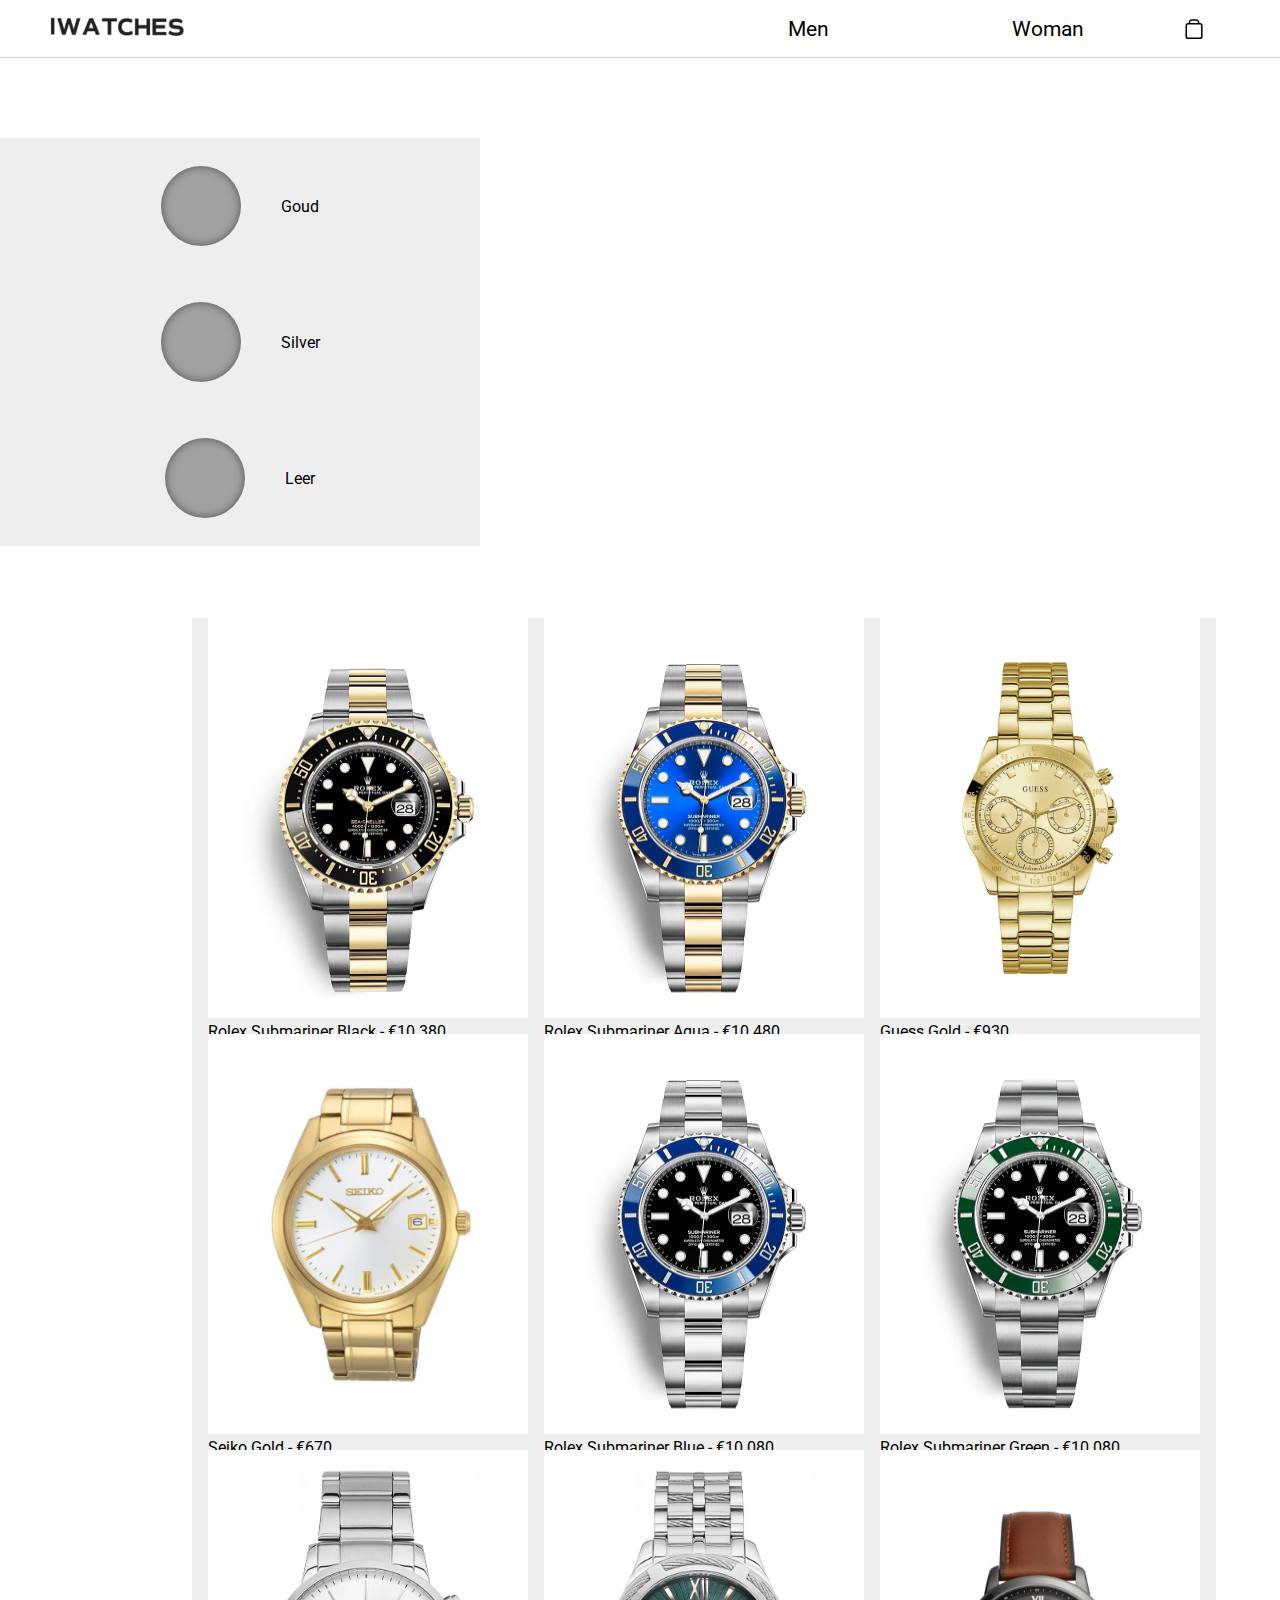
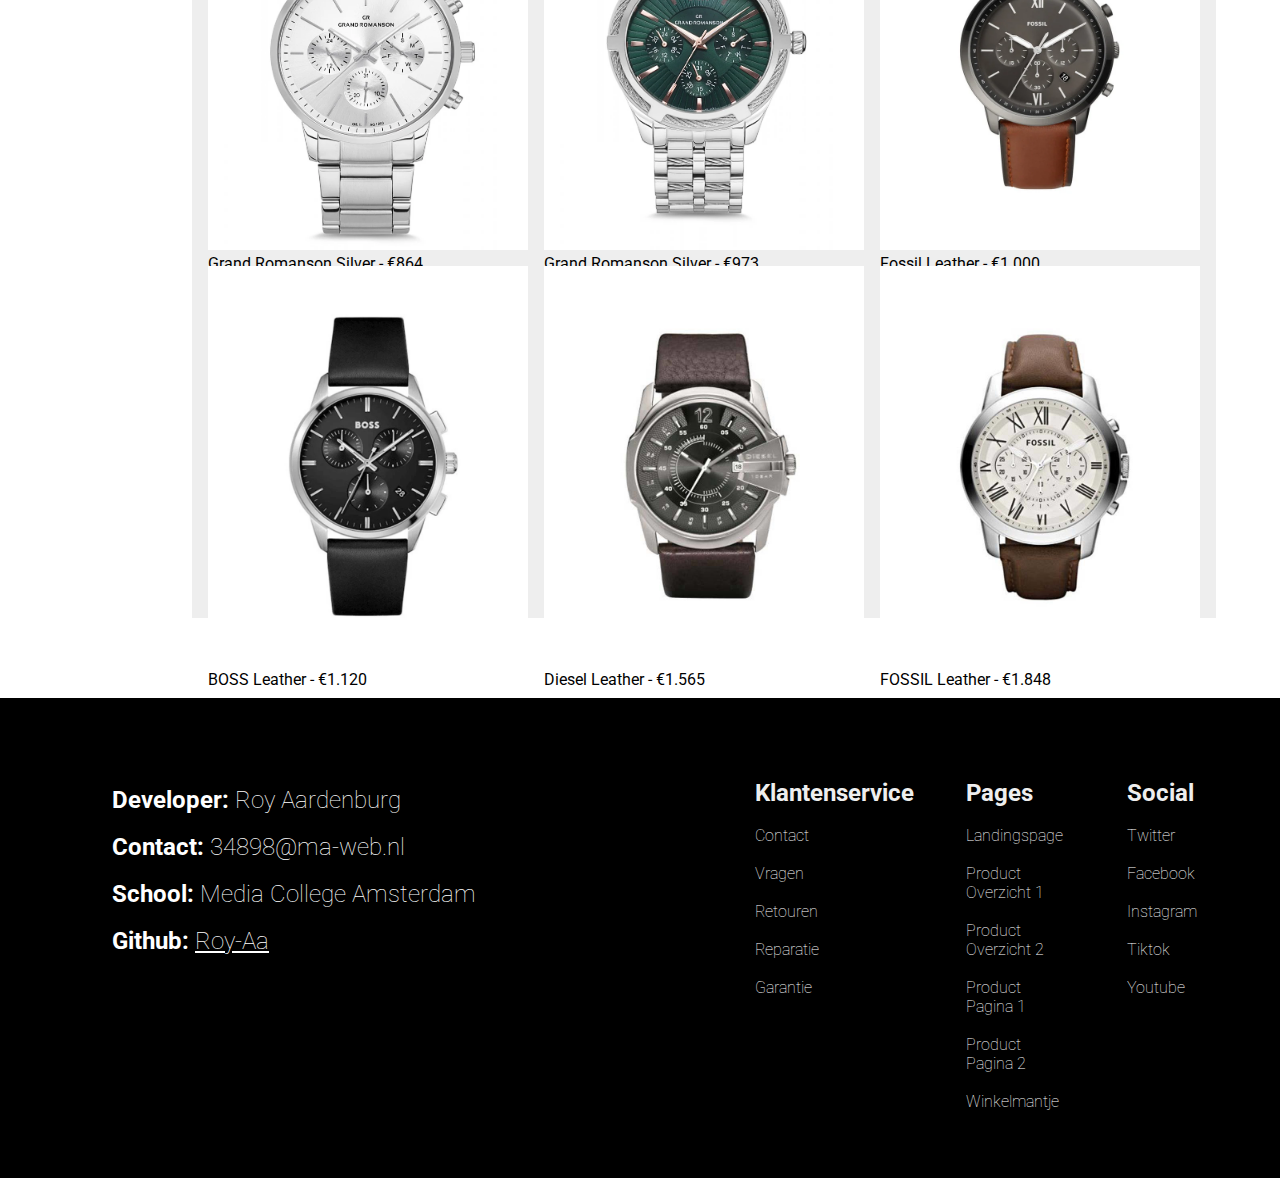
<file: productoverzicht1.html>
<!DOCTYPE html>
<html lang="en">
<head>
    <meta charset="UTF-8">
    <meta http-equiv="X-UA-Compatible" content="IE=edge">
    <meta name="viewport" content="width=device-width, initial-scale=1.0">
    <link rel="stylesheet" href="css/style.css">
    <script src="js/filter.js" defer></script>
    <link rel="preconnect" href="https://fonts.googleapis.com">
    <link rel="preconnect" href="https://fonts.gstatic.com" crossorigin>
    <link href="https://fonts.googleapis.com/css2?family=Roboto:wght@300;500&display=swap" rel="stylesheet">
    <link rel="stylesheet" href="https://cdnjs.cloudflare.com/ajax/libs/font-awesome/4.7.0/css/font-awesome.min.css">
    <title>IWATCHES</title>
</head>
<body>
    <header>
        <a class="boxheaderwinkelwagen" href="winkelwagen.html">
            <svg class="invidueel_section_right_block_winkelwagen_cart" width="20" height="20" viewBox="0 0 18 20" fill="none" xmlns="http://www.w3.org/2000/svg">
                <rect x="1.21094" y="4.78906" width="15.6199" height="14.4598" rx="1.8492" stroke="currentcolor" stroke-width="1.5"></rect>
                <path d="M13.6897 4.03995V3.5992C13.6897 2.1637 12.526 1 11.0905 1H6.95076C5.51526 1 4.35156 2.1637 4.35156 3.5992V4.03995" stroke="currentcolor" stroke-width="1.5"></path>
            </svg>
        </a> 
        <div class="headerlogo">
            <a class="logolink" href="index.html"><img src="img/IWATCHLOGO.webp" alt=""></a>
        </div>
        <div class="boxheader3">
            <a href="productoverzicht2.html">Woman</a>
        </div>
        <div class="boxheader4">
            <a href="productoverzicht1.html">Men</a>
        </div>
    </header>
    <main>
        <article class="catogorie">
            <div>
                <figure class="catogorie1"><input id="checkbox-gold" class="filter" type="checkbox">Goud</figure>
            </div>
            <div>
                <figure class="catogorie2"><input id="checkbox-silver" class="filter" type="checkbox">Silver</figure>
            </div>
            <div>
                <figure class="catogorie3"><input id="checkbox-leather" class="filter" type="checkbox">Leer</figure>
            </div>
            </article>

        <article class="maincard">
            <figure class="card" data-category="gold">
                <img src="img/rolex2.webp" alt="">
                <p class="card_text">Rolex Submariner Black - €10.380</p>
            </figure>
            <figure class="card" data-category="gold">
                <img src="img/rolex4.webp" alt="">
                <p class="card_text">Rolex Submariner Aqua - €10.480</p>
            </figure>
            <figure class="card" data-category="gold">
                <img src="img/gouden horloge 3.webp" alt="">
                <p class="card_text">Guess Gold - €930</p>
            </figure>
            <figure class="card" data-category="gold">
                <img src="img/gouden horloge 4.webp" alt="">
                <p class="card_text">Seiko Gold - €670</p>
            </figure>
            <figure class="card" data-category="silver">
                <img src="img/rolex1.webp" alt="">
                <p class="card_text">Rolex Submariner Blue  - €10.080</p>
            </figure>
            <figure class="card" data-category="silver">
                <img src="img/rolex3.webp" alt="">
                <p class="card_text">Rolex Submariner Green - €10.080</p>
            </figure>
            <figure class="card" data-category="silver">
                <img src="img/silveren-horloge-3.webp" alt="">
                <p class="card_text">Grand Romanson Silver - €864</p>
            </figure>
            <figure class="card" data-category="silver">
                <img src="img/silveren-horloge-4.webp" alt="">
                <p class="card_text">Grand Romanson Silver - €973</p>
            </figure>
            <figure class="card" data-category="leather">
                <img src="img/leren horloge 1.webp" alt="">
                <p class="card_text">Fossil Leather - €1.000</p>
            </figure>
            <figure class="card" data-category="leather">
                <img src="img/leren horloge 2.webp" alt="">
                <p class="card_text">BOSS Leather - €1.120</p>
            </figure>
            <figure class="card" data-category="leather">
                <img src="img/leren horloge 3.webp" alt="">
                <p class="card_text">Diesel Leather - €1.565</p>
            </figure>
            <figure class="card" data-category="leather">
                <img src="img/leren horloge 4.webp" alt="">
                <p class="card_text">FOSSIL Leather - €1.848</p>
            </figure>
        </article>

        <footer>
            <section class="footer_section1"> 
                <h2>Developer: <a class="footer_font">Roy Aardenburg</a></h2>
                <br>
                <h2>Contact: <a class="footer_font">34898@ma-web.nl</a></h2>
                <br>
                <h2>School: <a class="footer_font">Media College Amsterdam</a></h2>
                <br>
                <h2>Github: <a class="footer_link" href="https://github.com/Roy-Aa">Roy-Aa</a></h2>
            </section>
            <section class="footer_section2">
                <figure class="footer_section2_blokken">
                    <h2>Klantenservice</h2> <br>
                    <a href="">Contact</a> <br><br>
                    <a href="">Vragen</a> <br><br>
                    <a href="">Retouren</a> <br><br>
                    <a href="">Reparatie</a> <br><br>
                    <a href="">Garantie</a>
                </figure>
                <figure class="footer_section2_blokken">
                    <h2>Pages</h2> <br>
                    <a href="index.html">Landingspage</a> <br><br>
                    <a href="productoverzicht1.html">Product Overzicht 1</a> <br><br>
                    <a href="productoverzicht2.html">Product Overzicht 2</a> <br><br>
                    <a href="invidueelproduct1.html">Product Pagina 1</a> <br><br>
                    <a href="invidueelproduct2.html">Product Pagina 2</a> <br><br>
                    <a href="winkelwagen.html">Winkelmantje</a> <br><br>
                </figure>
                <figure class="footer_section2_blokken">
                    <h2>Social</h2> <br>
                    <a href="https://www.youtube.com/watch?v=dQw4w9WgXcQ">Twitter</a> <br><br>
                    <a href="https://www.youtube.com/watch?v=dQw4w9WgXcQ">Facebook</a> <br><br>
                    <a href="https://www.youtube.com/watch?v=dQw4w9WgXcQ">Instagram</a> <br><br>
                    <a href="https://www.youtube.com/watch?v=dQw4w9WgXcQ">Tiktok</a> <br><br>
                    <a href="https://www.youtube.com/watch?v=dQw4w9WgXcQ">Youtube</a> <br><br>
                </figure>
            </section>
        </footer>
    </main>
</body>
</html>
</file>
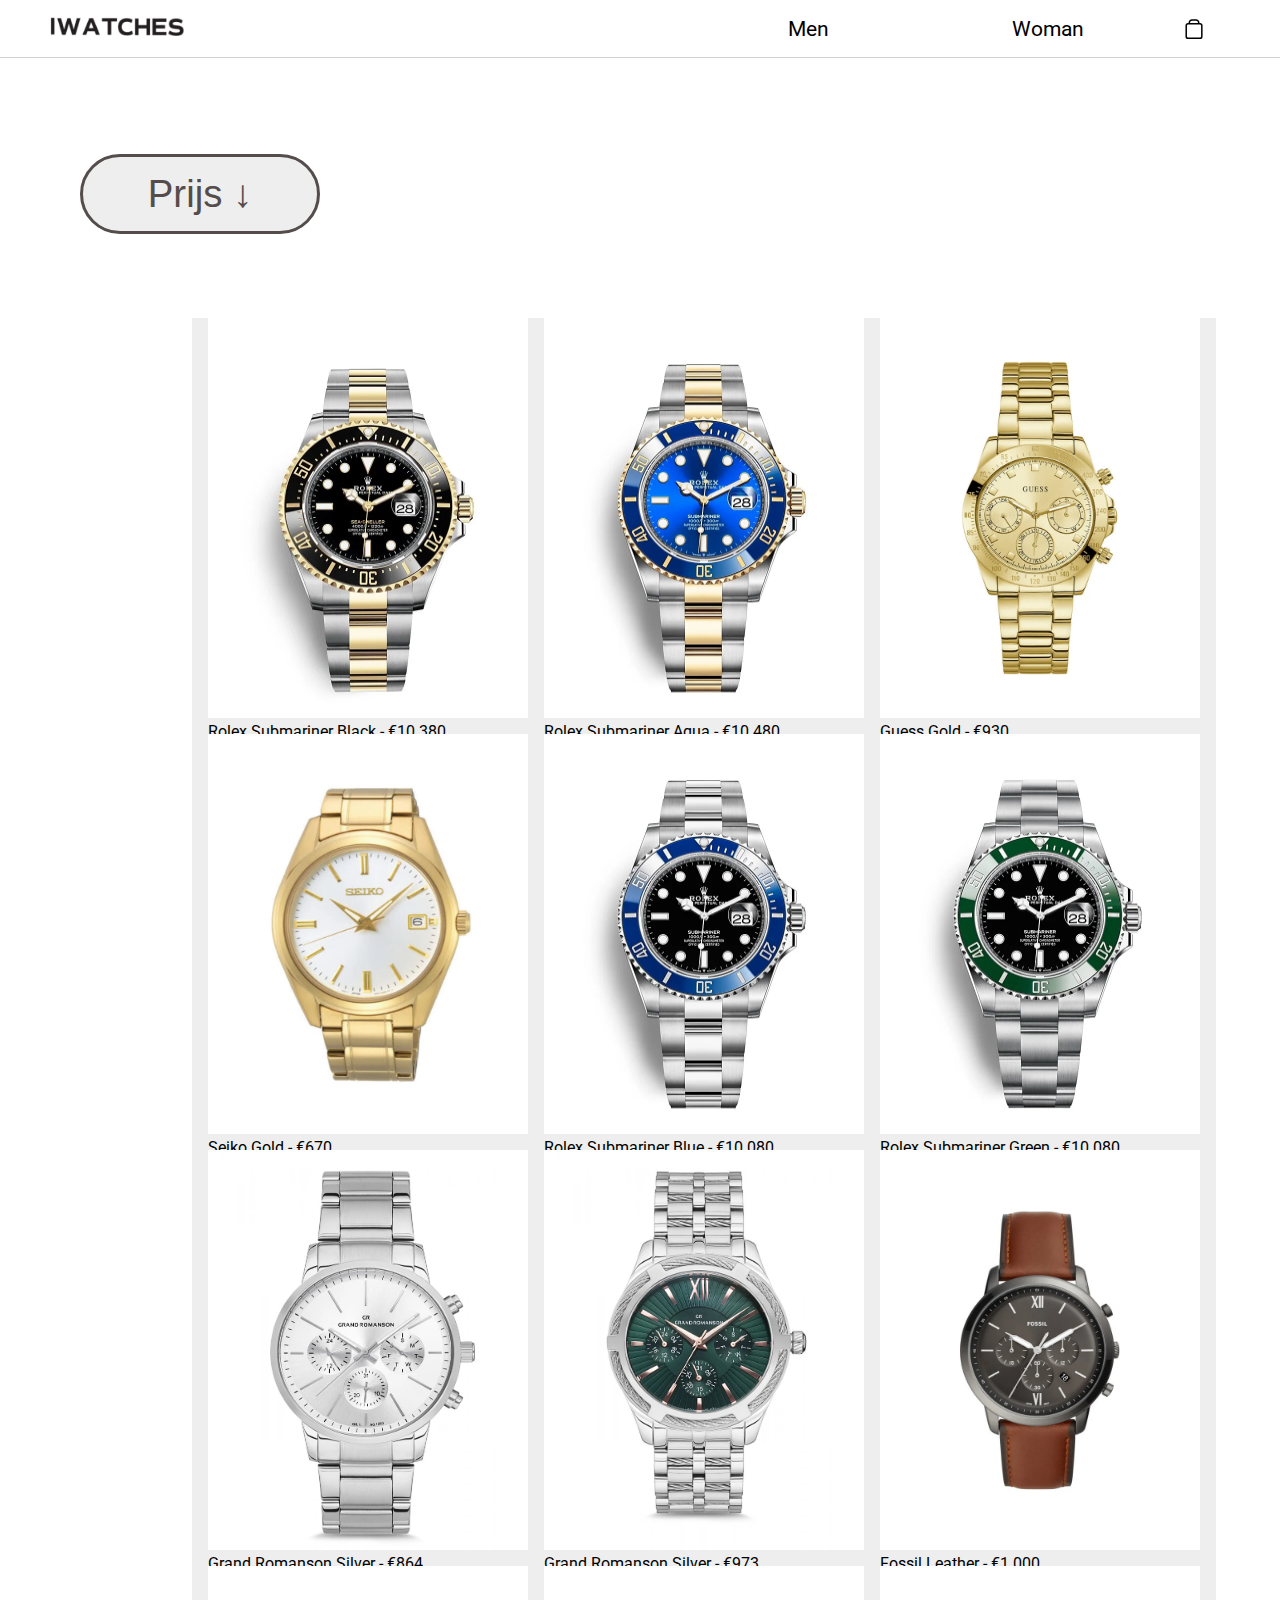
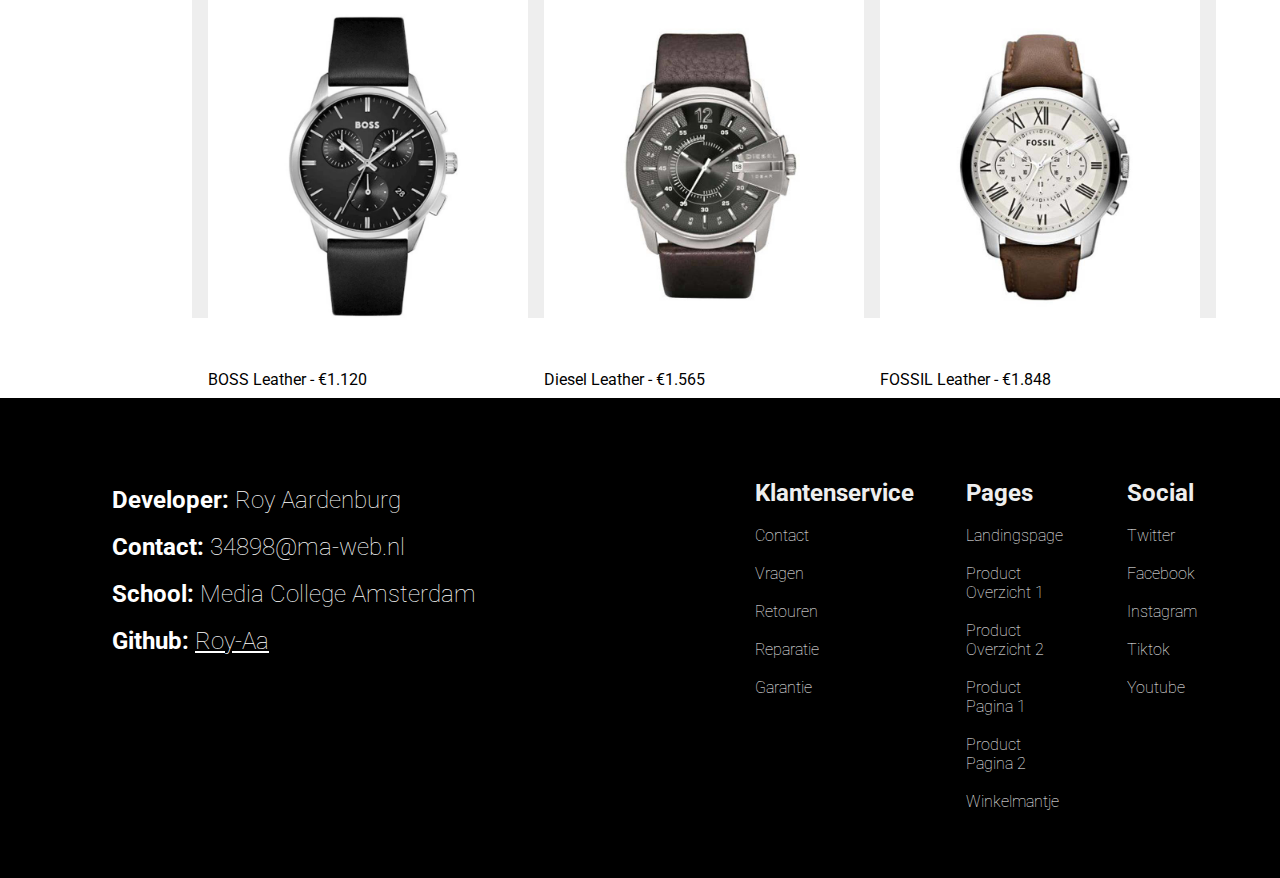
<file: productoverzicht2.html>
<!DOCTYPE html>
<html lang="en">
<head>
    <meta charset="UTF-8">
    <meta http-equiv="X-UA-Compatible" content="IE=edge">
    <meta name="viewport" content="width=device-width, initial-scale=1.0">
    <link rel="stylesheet" href="css/style.css">
    <script src="js/filter.js" defer></script>
    <link rel="preconnect" href="https://fonts.googleapis.com">
    <link rel="preconnect" href="https://fonts.gstatic.com" crossorigin>
    <link href="https://fonts.googleapis.com/css2?family=Roboto:wght@300;500&display=swap" rel="stylesheet">
    <link rel="stylesheet" href="https://cdnjs.cloudflare.com/ajax/libs/font-awesome/4.7.0/css/font-awesome.min.css">
    <title>IWATCHES</title>
</head>
<body>
    <header>
        <a class="boxheaderwinkelwagen" href="winkelwagen.html">
            <svg class="invidueel_section_right_block_winkelwagen_cart" width="20" height="20" viewBox="0 0 18 20" fill="none" xmlns="http://www.w3.org/2000/svg">
                <rect x="1.21094" y="4.78906" width="15.6199" height="14.4598" rx="1.8492" stroke="currentcolor" stroke-width="1.5"></rect>
                <path d="M13.6897 4.03995V3.5992C13.6897 2.1637 12.526 1 11.0905 1H6.95076C5.51526 1 4.35156 2.1637 4.35156 3.5992V4.03995" stroke="currentcolor" stroke-width="1.5"></path>
            </svg>
        </a> 
        <div class="headerlogo">
            <a class="logolink" href="index.html"><img src="img/IWATCHLOGO.webp" alt=""></a>
        </div>
        <div class="boxheader3">
            <a href="productoverzicht2.html">Woman</a>
        </div>
        <div class="boxheader4">
            <a href="productoverzicht1.html">Men</a>
        </div>
    </header>
    <main>
        <section class="filter--dropdown">
            <div class="dropdown">
                <button class="dropbtn">Prijs ↓ </button>
                <div class="dropdown-content">
                    <section class="catogorie">
                        <div>
                            <figure class="catogorie1"><input id="checkbox-gold" class="filter" type="checkbox">€1 - €1000</figure>
                        </div>
                        <div>
                            <figure class="catogorie2"><input id="checkbox-silver" class="filter" type="checkbox">€1000 - €10000</figure>
                        </div>
                        <div>
                            <figure class="catogorie3"><input id="checkbox-leather" class="filter" type="checkbox">€10000 - €20000</figure>
                        </div>
                    </section>
                </div>
            </div>
        </section>


        <article class="maincard">
            <figure class="card" data-category="leather">
                <img src="img/rolex2.webp" alt="">
                <p class="card_text">Rolex Submariner Black - €10.380</p>
            </figure>
            <figure class="card" data-category="leather">
                <img src="img/rolex4.webp" alt="">
                <p class="card_text">Rolex Submariner Aqua - €10.480</p>
            </figure>
            <figure class="card" data-category="gold">
                <img src="img/gouden horloge 3.webp" alt="">
                <p class="card_text">Guess Gold - €930</p>
            </figure>
            <figure class="card" data-category="gold">
                <img src="img/gouden horloge 4.webp" alt="">
                <p class="card_text">Seiko Gold - €670</p>
            </figure>
            <figure class="card" data-category="leather">
                <img src="img/rolex1.webp" alt="">
                <p class="card_text">Rolex Submariner Blue  - €10.080</p>
            </figure>
            <figure class="card" data-category="leather">
                <img src="img/rolex3.webp" alt="">
                <p class="card_text">Rolex Submariner Green - €10.080</p>
            </figure>
            <figure class="card" data-category="gold">
                <img src="img/silveren-horloge-3.webp" alt="">
                <p class="card_text">Grand Romanson Silver - €864</p>
            </figure>
            <figure class="card" data-category="gold">
                <img src="img/silveren-horloge-4.webp" alt="">
                <p class="card_text">Grand Romanson Silver - €973</p>
            </figure>
            <figure class="card" data-category="silver">
                <img src="img/leren horloge 1.webp" alt="">
                <p class="card_text">Fossil Leather - €1.000</p>
            </figure>
            <figure class="card" data-category="silver">
                <img src="img/leren horloge 2.webp" alt="">
                <p class="card_text">BOSS Leather - €1.120</p>
            </figure>
            <figure class="card" data-category="silver">
                <img src="img/leren horloge 3.webp" alt="">
                <p class="card_text">Diesel Leather - €1.565</p>
            </figure>
            <figure class="card" data-category="silver">
                <img src="img/leren horloge 4.webp" alt="">
                <p class="card_text">FOSSIL Leather - €1.848</p>
            </figure>
        </article>



        <footer>
            <section class="footer_section1"> 
                <h2>Developer: <a class="footer_font">Roy Aardenburg</a></h2>
                <br>
                <h2>Contact: <a class="footer_font">34898@ma-web.nl</a></h2>
                <br>
                <h2>School: <a class="footer_font">Media College Amsterdam</a></h2>
                <br>
                <h2>Github: <a class="footer_link" href="https://github.com/Roy-Aa">Roy-Aa</a></h2>
            </section>
            <section class="footer_section2">
                <figure class="footer_section2_blokken">
                    <h2>Klantenservice</h2> <br>
                    <a href="">Contact</a> <br><br>
                    <a href="">Vragen</a> <br><br>
                    <a href="">Retouren</a> <br><br>
                    <a href="">Reparatie</a> <br><br>
                    <a href="">Garantie</a>
                </figure>
                <figure class="footer_section2_blokken">
                    <h2>Pages</h2> <br>
                    <a href="index.html">Landingspage</a> <br><br>
                    <a href="productoverzicht1.html">Product Overzicht 1</a> <br><br>
                    <a href="productoverzicht2.html">Product Overzicht 2</a> <br><br>
                    <a href="invidueelproduct1.html">Product Pagina 1</a> <br><br>
                    <a href="invidueelproduct2.html">Product Pagina 2</a> <br><br>
                    <a href="winkelwagen.html">Winkelmantje</a> <br><br>
                </figure>
                <figure class="footer_section2_blokken">
                    <h2>Social</h2> <br>
                    <a href="https://www.youtube.com/watch?v=dQw4w9WgXcQ">Twitter</a> <br><br>
                    <a href="https://www.youtube.com/watch?v=dQw4w9WgXcQ">Facebook</a> <br><br>
                    <a href="https://www.youtube.com/watch?v=dQw4w9WgXcQ">Instagram</a> <br><br>
                    <a href="https://www.youtube.com/watch?v=dQw4w9WgXcQ">Tiktok</a> <br><br>
                    <a href="https://www.youtube.com/watch?v=dQw4w9WgXcQ">Youtube</a> <br><br>
                </figure>
            </section>
        </footer>
    </main>
</body>
</html>
</file>
<file: css/style.css>
*{
    box-sizing: border-box;
    padding: 0;
    margin: 0;
}

body {
    min-height: 100vh;
    display: flex;
    flex-direction: column;
    font-family: 'Roboto', sans-serif;
}

main{
    width: 100%;
    height: 50rem;
    font-family: 'Roboto', sans-serif;
}

.modal{
    width: 50rem;
    height: 30rem;
    background: #f6f6f6;
    position: fixed;
    display: flex;
    align-items: center;
    justify-content: center;
    top: 20%;
    box-shadow: 0 0 5rem 0 rgb(0, 0, 0, 0.3);
    color: green;
    font-size: 130%;
    font-weight: 400;
    border-radius: 0.5rem;
    display: none;
    z-index: 1;
    margin-left: 30%;
}

.frontimage{
    width: 100%;
    height: 50rem;
}

button{
    border: inherit;
    cursor: pointer;
    padding: 0;
    color: inherit;
    float: right;
    background: white;
}

header{
    width: 100%;
    height: 58px;
    border-bottom: 1px solid lightgray;
}

.headerlogo{
    padding-left: 50px;
    float: left;
    width: 17%;
    height: 100%;
    display: flex;
    justify-content: center;
    align-items: center;
}

.boxheaderwinkelwagen{
    width: 1rem;
    height: 1rem;
    float: right;
    margin-top: 1.2rem;
    margin-right: 5rem;
}

.boxheader4{
    width: 15rem;
    height: 100%;
    float: right;
    display: flex;
    justify-content: center;
    align-items: center;
    font-size: 1.3rem;
}

.boxheader3{
    width: 15rem;
    height: 100%;
    float: right;
    display: flex;
    justify-content: center;
    align-items: center;
    font-size: 1.3rem;
    margin-right: 1rem;
}

img{
    width: 80%;
    height: 40%;
}

.container{
    position: relative;
    text-align: center;
    color: white;
}

.text-image{
    position: absolute;
    top: 37rem;
    left: 2rem;
    font-family: 'Roboto', sans-serif;
    font-weight: 400;
    font-size: 2rem;
    border-radius: 1rem;
    color: white;
}

.button-image{
    position: absolute;
    top: 45rem;
    left: 2rem;
    font-size: larger;
    border-radius: 1.5rem;
    display: flex;
    justify-content: center;
    align-items: center;
    width: 10rem;
    height: 3rem;
    background: white;
    border: 1px solid black;
    color: black;
}

footer{
    width: 100%;
    height: 30rem;
    background: black;
    display: flex;
    justify-content: center;
    align-items: center;
    gap: 10rem;
}

.footer_section1{
    width: 40%;
    height: 90%;
    padding: 4rem;
    color: white;
}

.footer_section1_copyright{
    color: white;
}

.footer_font{
    font-weight: 100;
}

.footer_link{
    color: white;
    font-weight: 100;
}

.footer_link:visited{
    color: white;
}

.footer_section2{
    width: 40%;
    height: 90%;
    padding: 2rem;
    display: flex;
    justify-content: center;
    align-items: center;
    gap: 2rem;
}

.footer_section2_blokken{
    width: 40%;
    height: 95%;
    padding: 1rem;
    color: #eee;
    font-weight: 100;
}

.footer_section2_blokken a{
    color: white;
    text-decoration: none;
}

.footer_section2_blokken a:visited{
    color: white;
}

header a{
    text-decoration: none;
    color: black;
}

a:visited{
    color: black;
}
















.groteheading{
    width: 100%;
    height: 50rem;
    display: flex;
    position: relative;
}

.feattext{
    position: absolute;
    bottom: 0;
    left: 7rem;
    font-size: 2rem;
    font-family: 'Lato', sans-serif;
    font-weight: 500;
}

.ghfotoframe{
    width: 50%;
    height: 100%;
    display: flex;
    justify-content: center;
    align-items: center;
}

.ghframefoto{
    width: 40rem;
    height: 40rem;
}

.ghframe{
    display: flex;
    justify-content: center;
    align-items: center;
}

.photo1{
    width: 80%;
    height: 100%;
    box-shadow: 1px 1px 111px black;
    border-radius: 3%;
}

.ghtextframe{
    width: 50%;
    height: 100%;
}

.ghtextbox{
    width: 100%;
    height: 5rem;
    margin-top: 10rem;
    display: flex;
    align-items: center;
    font-size: 4rem;
}

.ghtextbox2{
    width: 80%;
    height: 15rem;
    font-size: 1.4rem;
    display: flex;
    align-items: center;
}

.ghbuttonbox{
    width: 100%;
    height: 10rem;
    position: relative;
}

.ghbutton{
    position: absolute;
    bottom: 0;
    font-size: larger;
    display: flex;
    justify-content: center;
    align-items: center;
    border-radius: 1.5rem;
    width: 10rem;
    height: 3rem;
    background: white;
    border: 1px solid black;
    color: black;
}








.vierfotos{
    width: 100%;
    height: 30rem;
    display: flex;
    justify-content: center;
    gap: 1rem;
}

.foto1{
    margin-top: 1.5rem;
    width: 27rem;
    height: 30rem;
    object-fit: contain;
}

.foto2{
    margin-top: 1.5rem;
    width: 27rem;
    height: 30rem;
}

.foto3{
    margin-top: 1.5rem;
    width: 27rem;
    height: 30rem;
}

.foto4{
    margin-top: 1.5rem;
    width: 27rem;
    height: 30rem;
}

.foto1 img{
    width: 90%;
    height: 100%;
    transition:0.3s transform;
}

.foto2 img{
    width: 90%;
    height: 100%;
    transition:0.3s transform;
}

.foto3 img{
    width: 90%;
    height: 100%;
    transition:0.3s transform;
}

.foto4 img{
    width: 90%;
    height: 100%;
    transition:0.3s transform;
}

.foto1 img:hover{
    transform:scale(1.09);
    cursor: pointer;
}

.foto2 img:hover{
    transform:scale(1.09);
    cursor: pointer;
}

.foto3 img:hover{
    transform:scale(1.09);
    cursor: pointer;
}

.foto4 img:hover{
    transform:scale(1.09);
    cursor: pointer;
}










.vierblokken{
    width: 100%;
    height: 33rem;
    flex-wrap: wrap;
}

.blokdeel1{
    width: 93%;
    height: 25rem;
    display: flex;
    margin: 4rem;
    gap: 1rem;
    margin-top: 10rem;
    margin-left: 4.4rem;
}

.blokdeel-1{
    width: 25%;
    height: 25rem;
    display: flex;
    align-items: center;
    justify-content: center;
    flex-direction: column;
    background: #eee;
}

.blokdeel-2{
    width: 25%;
    height: 25rem;
    display: flex;
    align-items: center;
    justify-content: center;
    flex-direction: column;
    background: #eee;
}

.blokdeel-3{
    width: 25%;
    height: 25rem;
    display: flex;
    align-items: center;
    justify-content: center;
    flex-direction: column;
    background: #eee;
}

.blokdeel-4{
    width: 25%;
    height: 25rem;
    display: flex;
    align-items: center;
    justify-content: center;
    flex-direction: column;
    background: #eee;
}

.blokimage{
    width: 40%;
    height: 45%;
}  









.gafefunctie{
    width: 100%;
    height: 40rem;
    display: flex;
    justify-content: center;
    align-items: center;
    gap: 1rem;
    margin-bottom: 5rem;
}

.gafefunctie--blokken{
    height: 100%;
    width: 55rem;
    background: #eee;
    padding: 4rem;
    font-family: 'Roboto', sans-serif;
    font-size: 2rem;
    font-weight: 300;
}

.gafefunctie--blokken2{
    height: 100%;
    width: 55rem;
    background: #eee;
    display: flex;
    justify-content: center;
    align-items: center
}

.gafefunctieimage{
    width: 60%;
    height: 90%;
    transition:0.3s transform;
}

.gafefunctieimage:hover{
    transform:scale(1.05);
}










.reviews{
    width: 92.6%;
    height: 50%;
    background: #eee;
    margin-left: 4.5rem;
    margin-bottom: 5rem;
    display: flex;
    justify-content: center;
    align-items: center;
    gap: 2rem;
    flex-wrap: wrap;
}

.reviewsblokken{
    width: 30%;
    height: 80%;
    background: white;
    padding: 1rem;
    flex-wrap: wrap;
    border: 0.1px solid rgb(100, 100, 100);
}

.reviewsblokken_boven{
    width: 100%;
    height: 50%;
    text-align: center;
}

.reviewsblokken_onder{
    width: 100%;
    height: 50%;
    color: rgb(247, 247, 38);
    font-size: 1.9rem;
    text-align: center;
}

.reviewsblokken img{
    border-radius: 50%;
    width: 25%;
    height: 80%;
}

.reviewsblokken_review{
    font-size: 1.5rem;
    color: black;
}




.catogorie{
    width: 30rem;
    height: 30rem;
    margin-top: 5rem;
}

.catogorie.checkbox{
    width: 1px;
    height: 1px;
}

.catogorie1{
    background: #eee;
    width: 100%;
    height: 8.5rem;
    display: flex;
    justify-content: center;
    align-items: center;
    gap: .5rem;
}

.catogorie2{
    background: #eee;
    width: 100%;
    height: 8.5rem;
    display: flex;
    justify-content: center;
    align-items: center;
    gap: .5rem;
    
}

.catogorie3{
    background: #eee;
    width: 100%;
    height: 8.5rem;
    display: flex;
    justify-content: center;
    align-items: center;
    gap: .5rem;
}

.maincard{
    width: 80%;
    height: 100rem;
    background: #eee;
    margin-left: 12rem;
    margin-bottom: 5rem;
    display: flex;
    justify-content: center;
    align-items: center;
    gap: 1rem;
    flex-wrap: wrap;

}

.card{
    width: 20rem;
    height: 25rem;
    background: white;
}

.card img{
    width: 100%;
    height: 100%;
    transition:0.3s transform;
}

.card img:hover{
    transform:scale(1.02);
    cursor: pointer;
}

.inputs{
    display: flex;
    align-items: center;
    justify-content: flex-start;
    gap: 4rem;
    margin-bottom: 4rem;
}

.inputs > div{
    display: flex;
    align-items: center;
    width: 40rem;
}

.filter{
    width: 5rem;
    height: 5rem;
    margin-right: 2rem;
    appearance: none;
    -webkit-appearance: none;
    background: #eee;
    border-radius: 50%;
    box-shadow: inset 0 0 0.5rem 0 rgba(0, 0, 0, 0.5);
}

.filter:checked{
    background: rgb(161, 161 , 161);
}

.filter:checked ~ .label{
    text-decoration: underline;
}


.winkelwagen_h2{
    font-weight: 200;
    font-size: 3rem;
    margin-left: 51rem;
    margin-top: 7rem;
}

.winkelwagen_section{
    width: 80%;
    height: 70rem;
    margin: 10rem;
    display: flex;
    background: #eee;
    justify-content: center;
    flex-direction: column;
    align-items: center;
    gap: 2rem;
}

.winkelwagen_blokjes{
    width: 100%;
    height: 15rem;
    background: white;
    border: 1px solid black;
    padding-left: 7rem;
    padding-right: 7rem;
    display: flex;
    justify-content: space-between;
    align-items: center;
}

.winkelwagen_img{
    width: 15%;
    height: 100%;
}

.dropbtn {
    font-family: 'Montserrat', sans-serif;
    background-color: #eee;
    color: #554c4c;
    font-size: 2.4rem;
    width: 15rem;
    height: 5rem;
    display: flex;
    align-items: center;
    justify-content: center;
    border: 3px solid #554c4c;;
    border-radius:3rem;
    margin-bottom: 5rem;
  }


  .dropdown {
    position: relative;
    display: inline-block;
    margin-left: 5rem;
    margin-top:6rem;
  }


  .dropdown-content {
    display: none;
    position: absolute;
    background-color: #f1f1f1;
    min-width: 160px;
    box-shadow: 0rem 0.8rem 2rem 0rem rgba(0,0,0,0.2);
    z-index: 1;
  }


  .dropdown-content a {
    color: rgb(255, 255, 255);
    text-decoration: none;
    display: block;
  }


  .dropdown-content a:hover {background-color: #ddd;}


  .dropdown:hover .dropdown-content {display: block;}


  .filter--dorpdown{
    width: 30%;
    height: 7rem;
    margin-top: 4rem;
    display: flex;
    justify-content: flex-start;
    align-items: center;
  }

  /*invidueel product 1 */

  .invidueel_section{
    width: 100%;
    height: 80rem;
    background: #eee;
    display: flex;
    align-items: center;
    justify-content: center;
    border-radius: 4px;
  }

  .invidueel_sectioninner{
    width: 70%;
    height: 90%;
    background: white;
    display: block;
  }


  .invidueel_section_top{
    width: 100%;
    height: 50%;
    display: flex;
  }

  .invidueel_section_left{
    width: 100%;
    height: 100%;
    padding-left: 10rem;
    padding-top: 3rem;
  }

  .invidueel_section_left_block{
    width: 80%;
    height: 100%;
    background: #eee;
    margin-top: 3.3rem;
    display: flex;
    justify-content: center;
    align-items: center;
  }

  .invidueel_section_left_img{
    height: 120%;
    width: 100%;
    transition:0.5s transform;
    transform:  scale(1.1);
    transform: translateY(-1rem);
  }

  .invidueel_section_right{
    width: 100%;
    height: 100%;
  }

  .invidueel_section_right_block{
    width: 80%;
    height: 80%;
    background: #eee;
    margin-top: 6.3rem;
    padding: 2rem;
    display: flex;
    flex-direction: column;
  }

  .invidueel_section_right_block_texth2{
    font-weight: 400;
    font-size: 2rem;
  }

  .invidueel_section_right_block_texth2-2{
    font-weight: 399;
    font-size: 1.5rem;
  }

  .invidueel_section_under{
    width: 79%;
    height: 50%;
    display: flex;
    align-items: center;
    margin-left: 10rem;
  }

  .invidueel_section_midunder{
    width: 100%;
    height: 50%;
    background: #eee;
    padding: 1rem;
  }
  
  .invidueel_section_midunder > p{
    font-size: 1.5rem;
    font-weight: 200;
  }


  .invidueel_section_right_block_winkelwagen{
    display: flex;
    margin-top: 3rem;
    margin-left: 80rem;
  }

  .invidueel_section_right_block_variaties{
    width: 27rem;
    height: 5rem;
    margin-top: 1rem;
    display: flex;
    justify-content: center;
    align-items: center;
    gap: 1rem;
    padding-right: 4rem;
  }

  .invidueel_section_right_block_variaties_blokken{
    width: 33%;
    height: 100%;
    background: white;
    border: 1px solid black;
    display: flex;
    justify-content: center;
    align-items: center;
    text-decoration: none;
    color: black;
  }

  .invidueel_section_right_block_winkelwagen_cart{
    color: black;
  }

  .invidueel_section_right_block_button{
    width: 15rem;
    height: 5rem;
    background: white;
    display: flex;
    justify-content: center;
    align-items: center;
    text-decoration: none;
    color: black;
    margin-top: 1rem;
    border: 1px solid black;
    cursor: pointer;
    font-size: 1rem;
    font-weight: 500;
    }
  

    .a-popup{
        animation-name: popup;
        animation-duration: 0.8s;
        animation-fill-mode: both;
        animation-timing-function: cubic-bezier(0.175, 0.885, 0.32, 1.275);
    }
    
    @keyframes popup {
        from{
            opacity: 0;
            transform: translateY(2rem);
        }
        to{
            opacity: 1;
            transform: translateY(0);
        }
    }


@media screen and (max-width: 1700px){
    .vierfotos{
        flex-direction: column;
        flex-wrap: wrap;
        margin-left: 1rem;
    }

    .foto1{
        width: 20rem;
        height: 20rem;
    }

    .foto2{
        width: 20rem;
        height:20rem;
    }

    .foto3{
        width: 20rem;
        height: 20rem;
    }

    .foto4{
        width: 20rem;
        height: 20rem;
    }
}

@media screen and (max-width: 1300px){
    .vierfotos{
        flex-direction: column;
        flex-wrap: wrap;
        margin-left: 1rem;
    }

    .foto1{
        width: 16rem;
        height: 16rem;
    }

    .foto2{
        width: 16rem;
        height: 16rem;
    }

    .foto3{
        width: 16rem;
        height: 16rem;
    }

    .foto4{
        width: 16rem;
        height: 16rem;
    }
}



@media screen and (max-width: 1000px) {

    .headerlogo{
        width: 10rem;
        height: 100%;
    }

    .boxheader3{
        width: 5rem;
        float: right;
        margin-right: 3rem;
    }

    .boxheader4{
        width: 5rem;
        float: right;
        margin-right: 3rem;
    }

        /* INDEX */

    
        .ghtextbox{
            font-size: 3rem;
            margin-left: 1rem;
        }
    
        .ghtextbox2{
            margin-left: 1rem;
        }
    
    
    
    
    
        .vierblokken{
            width: 100%;
            margin-top: -8rem;
            height: 25rem;
        }
    
        .blokdeel1{
            margin-left: 2rem;
        }
    
        .blokdeel-1{
            flex-wrap: wrap;
            width: 23rem;
            height: 20rem;
            margin-left: 0rem;
        }
    
        .blokdeel-2{
            flex-wrap: wrap;
            width: 23rem;
            height: 20rem;
            margin-left: 0rem;
        }
    
        .blokdeel-3{
            flex-wrap: wrap;
            width: 23rem;
            height: 20rem;
            margin-left: 0rem;
        }
    
        .blokdeel-4{
            flex-wrap: wrap;
            width: 23rem;
            height: 20rem;
            margin-left: 0rem;
        }
    
        .blokimage{
            object-fit: contain;
        }
    
    
    
    
        /* Gafe functie*/
    
        .gafefunctie{
            width: 100vh;
            display: block;
            height: 50rem;
        }
    
        .gafefunctie--blokken{
            font-size: 1rem;
            padding: 1rem;
            height: 23rem;
            width: 20rem;
            margin-bottom: 1rem;
            margin-left: 4rem;
        }
    
        .gafefunctie--blokken2{
            width: 20rem;
            height: 23rem;
            margin-left: 4rem;
        }
    
        .gafefunctieimage{
            width: 100%;
            height: 100%;
            padding: 3rem;
        }
    
    
        /* 4 rolex */
    
        .vierfotos{
            flex-direction: column;
            flex-wrap: wrap;
            margin-left: 1rem;
        }
    
        .foto1{
            width: 15rem;
            height: 15rem;
        }
    
        .foto2{
            width: 15rem;
            height: 15rem;
        }
    
        .foto3{
            width: 15rem;
            height: 15rem;
        }
    
        .foto4{
            width: 15rem;
            height: 15rem;
        }
    
        /* Reviews */
    
        .reviews{
            height: 80rem;
            margin-left: 1rem;
        }
    
        .reviewsblokken{
            height: 20rem;
            width: 20rem;
        }
    
        .reviewsblokken_boven > img{
            width: 8rem;
        }
    
        /* Footer */
    
        footer{
            width: 100vh;
            height: 50rem;
            flex-wrap: wrap;
            display: block;
        }
    
        .footer_section1{
            font-size: 1rem;
            height: 20rem;
            width: 30rem;
        }
    
        .footer_section2{
            height: 20rem;
            gap: 1rem;
            padding: 0rem;
    
        }
    
        /* PRODUCTPAGINA 1 */
    
        .maincard{
            margin-left: 2.5rem;
            height: 400rem;
        }
    
    
    
    
        /* WINKELWAGEN.HTML */
    
        .winkelwagen_section{
            margin-left: 3rem;
        }
    
        .winkelwagen_blokjes{
            padding-left: 1rem;
        }
    
        .winkelwagen_img{
            width: 10rem;
        }
    
        .winkelwagen_h2{
            margin-left: 5rem;
        }
    
    
        /* Invidueel product */
    
        .invidueel_section{
            height: 90rem;
        }
    
        .invidueel_sectioninner{
            flex-direction: column;
            display: flex;
        }
    
        .invidueel_section_right{
            margin-left: -9rem;
            height: 35rem;
            width: 22rem;
        }
    
        .invidueel_section_right_block_variaties{
            flex-direction: column;
            margin-left: -4rem;
        }
    
        .invidueel_section_under{
            margin-left: 1rem;
            width: 17.5rem;
            height: 60rem;
            margin-top: -17rem;
        }

}

@media screen and (max-width: 800px) {
    .ghtextbox{
        font-size: 2.4rem;
    }
}

@media screen and (max-width: 620px) {
    .ghtextbox{
        font-size: 1.7rem;
    }
}


@media screen and (max-width: 450px) {

    header{
        width: 60vh;
    }

    .headerlogo{
        width: 10rem;
    }

    .boxheader3{
        margin-left: 3rem;
        width: 1rem;
        float: left;
    }

    .boxheader4{
        margin-left: 1rem;
        width: 1rem;
        float: left;
    }

    .boxheaderwinkelwagen{
        width: 1rem;
        height: 1rem;
        margin-left: 1rem;
    }


    /* INDEX */

    .button-image{
        display: none;
    }

    .container{
        display: none;
    }

    .ghbutton{
        position: relative;
        margin-left: 8rem;
    }




    .ghfotoframe{
        display: none;
    }

    .ghtextbox{
        font-size: 3rem;
        margin-left: 3rem;
    }

    .ghtextbox2{
        margin-left: 8rem;
    }





    .vierblokken{
        width: 100vh;
        margin-top: -8rem;
        height: 40rem;
        margin-left: -2.4rem;
    }

    .blokdeel1{
        flex-direction: column;
    }

    .blokdeel-1{
        flex-wrap: wrap;
        width: 23rem;
        height: 30rem;
        margin-left: 0rem;
    }

    .blokdeel-2{
        flex-wrap: wrap;
        width: 23rem;
        height: 30rem;
        margin-left: 0rem;
    }

    .blokdeel-3{
        flex-wrap: wrap;
        width: 23rem;
        height: 30rem;
        margin-left: 0rem;
    }

    .blokdeel-4{
        flex-wrap: wrap;
        width: 23rem;
        height: 30rem;
        margin-left: 0rem;
    }

    .blokimage{
        width: 5rem;
    }




    /* Gafe functie*/

    .gafefunctie{
        width: 100vh;
        display: block;
        height: 50rem;
    }

    .gafefunctie--blokken{
        font-size: 1rem;
        padding: 1rem;
        height: 23rem;
        width: 20rem;
        margin-bottom: 1rem;
        margin-left: 4rem;
    }

    .gafefunctie--blokken2{
        width: 20rem;
        height: 23rem;
        margin-left: 4rem;
    }

    .gafefunctieimage{
        width: 100%;
        height: 100%;
        padding: 3rem;
    }


    /* 4 rolex */

    .vierfotos{
        flex-direction: column;
        flex-wrap: wrap;
        margin-left: 1rem;
    }

    .foto1{
        width: 10rem;
        height: 10rem;
    }

    .foto2{
        width: 10rem;
        height: 10rem;
    }

    .foto3{
        width: 10rem;
        height: 10rem;
    }

    .foto4{
        width: 10rem;
        height: 10rem;
    }

    /* Reviews */

    .reviews{
        height: 80rem;
        margin-left: 1rem;
    }

    .reviewsblokken{
        height: 20rem;
        width: 20rem;
    }

    .reviewsblokken_boven > img{
        width: 8rem;
    }

    /* Footer */

    footer{
        width: 100vh;
        height: 50rem;
        flex-wrap: wrap;
        display: block;
    }

    .footer_section1{
        font-size: 1rem;
        height: 20rem;
        width: 30rem;
    }

    .footer_section2{
        height: 20rem;
        gap: 1rem;
        padding: 0rem;

    }

    /* PRODUCTPAGINA 1 */

    .maincard{
        margin-left: 2.5rem;
        height: 400rem;
    }




    /* WINKELWAGEN.HTML */

    .winkelwagen_section{
        margin-left: 3rem;
    }

    .winkelwagen_blokjes{
        padding-left: 1rem;
    }

    .winkelwagen_img{
        width: 10rem;
    }

    .winkelwagen_h2{
        margin-left: 5rem;
    }


    /* Invidueel product */

    .invidueel_section{
        height: 90rem;
    }

    .invidueel_sectioninner{
        flex-direction: column;
        display: flex;
    }

    .invidueel_section_right{
        margin-left: -9rem;
        height: 35rem;
        width: 22rem;
    }

    .invidueel_section_right_block_variaties{
        flex-direction: column;
        margin-left: -4rem;
    }

    .invidueel_section_under{
        margin-left: 1rem;
        width: 17.5rem;
        height: 60rem;
        margin-top: -17rem;
    }
}
</file>
